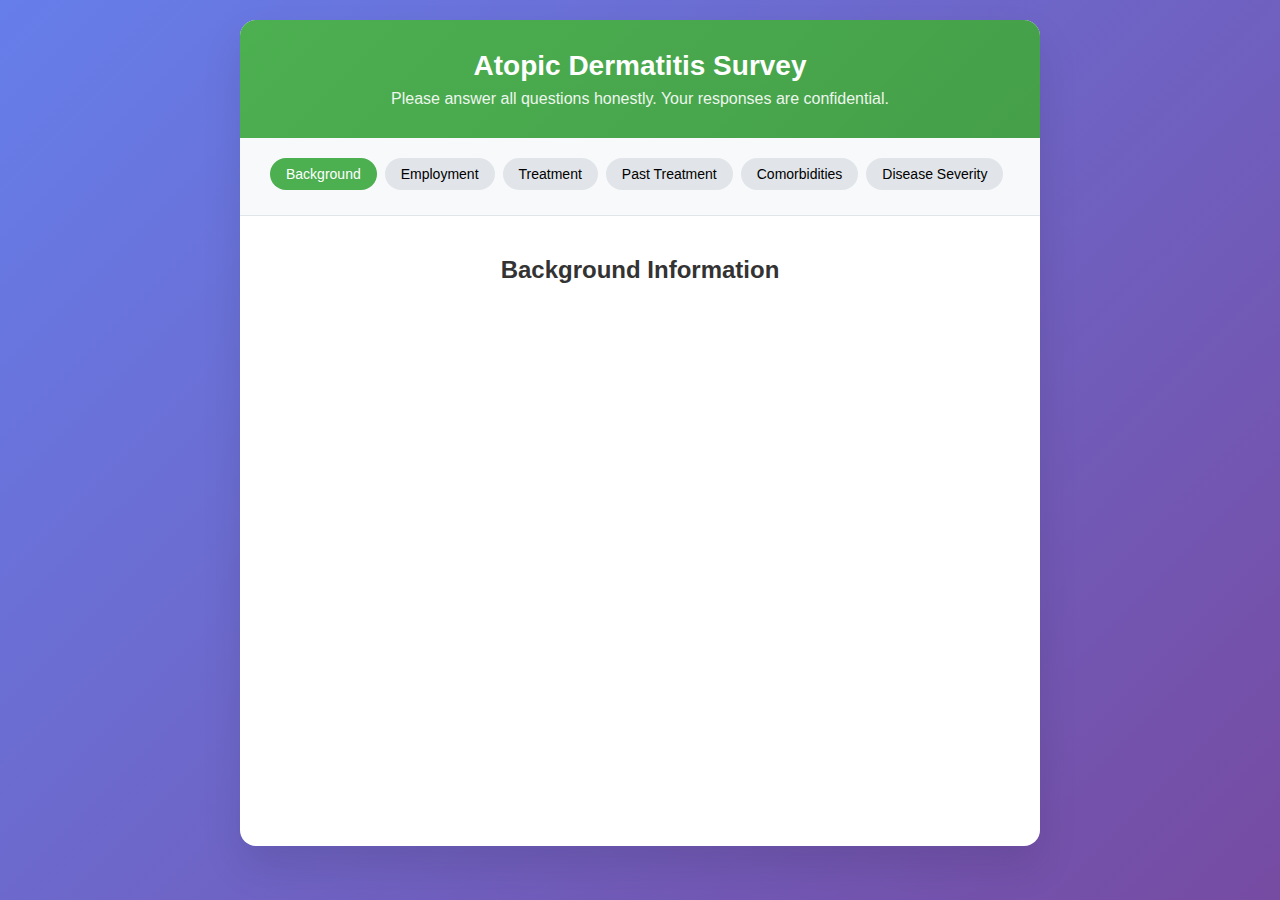
<file: index.html>
<!DOCTYPE html>
<html lang="en">
<head>
    <meta charset="UTF-8">
    <meta name="viewport" content="width=device-width, initial-scale=1.0">
    <title>Atopic Dermatitis Survey</title>
    <style>
        * {
            margin: 0;
            padding: 0;
            box-sizing: border-box;
        }
        
        body {
            font-family: -apple-system, BlinkMacSystemFont, 'Segoe UI', Roboto, Oxygen, Ubuntu, Cantarell, sans-serif;
            background: linear-gradient(135deg, #667eea 0%, #764ba2 100%);
            min-height: 100vh;
            padding: 20px;
        }
        
        .survey-container {
            max-width: 800px;
            margin: 0 auto;
            background: white;
            border-radius: 16px;
            box-shadow: 0 20px 40px rgba(0,0,0,0.1);
            overflow: hidden;
        }
        
        .survey-header {
            background: linear-gradient(135deg, #4CAF50 0%, #45a049 100%);
            color: white;
            padding: 30px;
            text-align: center;
        }
        
        .survey-header h1 {
            font-size: 28px;
            margin-bottom: 8px;
            font-weight: 600;
        }
        
        .survey-header p {
            opacity: 0.9;
            font-size: 16px;
        }
        
        .section-nav {
            background: #f8f9fa;
            padding: 20px 30px;
            border-bottom: 1px solid #e1e5e9;
        }
        
        .section-tabs {
            display: flex;
            gap: 8px;
            overflow-x: auto;
            padding-bottom: 5px;
        }
        
        .section-tab {
            padding: 8px 16px;
            background: #e1e5e9;
            border-radius: 20px;
            font-size: 14px;
            white-space: nowrap;
            cursor: pointer;
            transition: all 0.3s ease;
        }
        
        .section-tab.active {
            background: #4CAF50;
            color: white;
        }
        
        .section-tab.completed {
            background: #2196F3;
            color: white;
        }
        
        .survey-form {
            padding: 40px;
            max-height: 70vh;
            overflow-y: auto;
        }
        
        .section {
            display: none;
        }
        
        .section.active {
            display: block;
        }
        
        .section-title {
            font-size: 24px;
            font-weight: 600;
            color: #333;
            margin-bottom: 30px;
            text-align: center;
        }
        
        .question-group {
            margin-bottom: 32px;
            opacity: 0;
            transform: translateY(20px);
            animation: fadeInUp 0.6s ease forwards;
        }
        
        .question-group.hidden {
            display: none;
        }
        
        .question-label {
            display: block;
            font-size: 16px;
            font-weight: 600;
            color: #333;
            margin-bottom: 12px;
            line-height: 1.4;
        }
        
        .required {
            color: #e74c3c;
        }
        
        .form-input {
            width: 100%;
            padding: 14px 16px;
            border: 2px solid #e1e5e9;
            border-radius: 8px;
            font-size: 16px;
            transition: all 0.3s ease;
            background: #fafbfc;
        }
        
        .form-input:focus {
            outline: none;
            border-color: #4CAF50;
            background: white;
            box-shadow: 0 0 0 3px rgba(76, 175, 80, 0.1);
        }
        
        .age-input-group, .slider-input-group {
            display: flex;
            gap: 16px;
            align-items: center;
        }
        
        .age-slider, .slider-input {
            flex: 1;
            height: 8px;
            border-radius: 4px;
            background: #e1e5e9;
            outline: none;
            -webkit-appearance: none;
        }
        
        .age-slider::-webkit-slider-thumb, .slider-input::-webkit-slider-thumb {
            -webkit-appearance: none;
            appearance: none;
            width: 20px;
            height: 20px;
            border-radius: 50%;
            background: #4CAF50;
            cursor: pointer;
        }
        
        .age-number, .slider-number {
            width: 100px;
            text-align: center;
        }
        
        .radio-group, .checkbox-group {
            display: flex;
            flex-direction: column;
            gap: 12px;
        }
        
        .radio-option, .checkbox-option {
            display: flex;
            align-items: center;
            padding: 12px 16px;
            background: #f8f9fa;
            border: 2px solid #e1e5e9;
            border-radius: 8px;
            cursor: pointer;
            transition: all 0.3s ease;
        }
        
        .radio-option:hover, .checkbox-option:hover {
            background: #e8f5e8;
            border-color: #4CAF50;
        }
        
        .radio-option.selected, .checkbox-option.selected {
            background: #e8f5e8;
            border-color: #4CAF50;
        }
        
        .radio-option input, .checkbox-option input {
            margin-right: 12px;
            transform: scale(1.2);
        }
        
        .radio-option label, .checkbox-option label {
            flex: 1;
            cursor: pointer;
            font-size: 16px;
            color: #333;
        }
        
        .select-wrapper {
            position: relative;
        }
        
        .form-select {
            width: 100%;
            padding: 14px 16px;
            border: 2px solid #e1e5e9;
            border-radius: 8px;
            font-size: 16px;
            background: #fafbfc;
            cursor: pointer;
            transition: all 0.3s ease;
            appearance: none;
            background-image: url("data:image/svg+xml,%3csvg xmlns='http://www.w3.org/2000/svg' fill='none' viewBox='0 0 20 20'%3e%3cpath stroke='%236b7280' stroke-linecap='round' stroke-linejoin='round' stroke-width='1.5' d='M6 8l4 4 4-4'/%3e%3c/svg%3e");
            background-position: right 12px center;
            background-repeat: no-repeat;
            background-size: 16px;
            padding-right: 40px;
        }
        
        .form-select:focus {
            outline: none;
            border-color: #4CAF50;
            background-color: white;
            box-shadow: 0 0 0 3px rgba(76, 175, 80, 0.1);
        }
        
        .scale-group {
            display: flex;
            justify-content: space-between;
            align-items: center;
            gap: 8px;
            margin-top: 8px;
            flex-wrap: wrap;
        }
        
        .scale-option {
            display: flex;
            flex-direction: column;
            align-items: center;
            cursor: pointer;
            padding: 8px;
            border-radius: 8px;
            transition: all 0.3s ease;
            min-width: 35px;
            flex: 1;
        }
        
        .scale-option:hover {
            background: #e8f5e8;
        }
        
        .scale-option.selected {
            background: #4CAF50;
            color: white;
        }
        
        .scale-option input {
            margin-bottom: 4px;
        }
        
        .scale-option label {
            font-size: 12px;
            text-align: center;
            cursor: pointer;
        }
        
        .nav-buttons {
            display: flex;
            justify-content: space-between;
            margin-top: 40px;
            gap: 16px;
        }
        
        .nav-btn {
            padding: 14px 28px;
            border: none;
            border-radius: 8px;
            font-size: 16px;
            font-weight: 600;
            cursor: pointer;
            transition: all 0.3s ease;
        }
        
        .prev-btn {
            background: #f8f9fa;
            color: #666;
            border: 2px solid #e1e5e9;
        }
        
        .prev-btn:hover {
            background: #e9ecef;
        }
        
        .next-btn, .submit-btn {
            background: linear-gradient(135deg, #4CAF50 0%, #45a049 100%);
            color: white;
            flex: 1;
        }
        
        .next-btn:hover, .submit-btn:hover {
            transform: translateY(-2px);
            box-shadow: 0 10px 20px rgba(76, 175, 80, 0.3);
        }
        
        .next-btn:disabled, .submit-btn:disabled {
            background: #ccc;
            cursor: not-allowed;
            transform: none;
            box-shadow: none;
        }
        
        .error-message {
            background: #fff3cd;
            border: 1px solid #ffeaa7;
            color: #856404;
            padding: 16px;
            border-radius: 8px;
            margin-bottom: 20px;
            text-align: center;
        }
        
        .stop-message {
            background: #f8d7da;
            border: 1px solid #f5c6cb;
            color: #721c24;
            padding: 24px;
            border-radius: 8px;
            text-align: center;
            font-size: 18px;
        }
        
        @keyframes fadeInUp {
            to {
                opacity: 1;
                transform: translateY(0);
            }
        }
        
        /* Modal styles */
        .modal {
            display: none;
            position: fixed;
            z-index: 1000;
            left: 0;
            top: 0;
            width: 100%;
            height: 100%;
            background-color: rgba(0,0,0,0.5);
            backdrop-filter: blur(4px);
        }
        
        .modal-content {
            background-color: white;
            margin: 50% auto;
            padding: 30px;
            border-radius: 16px;
            width: 90%;
            max-width: 400px;
            text-align: center;
            position: relative;
            top: -25%;
            box-shadow: 0 20px 40px rgba(0,0,0,0.2);
        }
        
        .modal h2 {
            color: #4CAF50;
            margin-bottom: 16px;
            font-size: 24px;
        }
        
        .time-display {
            font-size: 36px;
            font-weight: bold;
            color: #333;
            margin: 20px 0;
            font-family: 'Courier New', monospace;
        }
        
        .modal-btn {
            background: #4CAF50;
            color: white;
            border: none;
            padding: 12px 24px;
            border-radius: 8px;
            cursor: pointer;
            font-size: 16px;
            margin-top: 16px;
        }
        
        @media (max-width: 768px) {
            .survey-form {
                padding: 24px;
            }
            
            .survey-header {
                padding: 24px;
            }
            
            .section-nav {
                padding: 16px 24px;
            }
            
            .section-tabs {
                gap: 4px;
            }
            
            .section-tab {
                padding: 6px 12px;
                font-size: 12px;
            }
            
            .age-input-group, .slider-input-group {
                flex-direction: column;
                gap: 12px;
            }
            
            .age-number, .slider-number {
                width: 100%;
            }
            
            .scale-group {
                gap: 4px;
            }
            
            .scale-option {
                min-width: 30px;
                padding: 6px;
            }
            
            .nav-buttons {
                flex-direction: column;
            }
        }
    </style>
</head>
<body>
    <div class="survey-container">
        <div class="survey-header">
            <h1>Atopic Dermatitis Survey</h1>
            <p>Please answer all questions honestly. Your responses are confidential.</p>
        </div>
        
        <div class="section-nav">
            <div class="section-tabs">
                <div class="section-tab active" data-section="background">Background</div>
                <div class="section-tab" data-section="employment">Employment</div>
                <div class="section-tab" data-section="treatment">Treatment</div>
                <div class="section-tab" data-section="past-treatment">Past Treatment</div>
                <div class="section-tab" data-section="comorbidities">Comorbidities</div>
                <div class="section-tab" data-section="disease-severity">Disease Severity</div>
                <div class="section-tab" data-section="dlqi">DLQI</div>
                <div class="section-tab" data-section="who5">WHO-5</div>
                <div class="section-tab" data-section="poem">POEM</div>
                <div class="section-tab" data-section="hads">HADS</div>
                <div class="section-tab" data-section="wpai">WPAI</div>
            </div>
        </div>
        
        <form class="survey-form" id="surveyForm" novalidate>
            <!-- Background Section -->
            <div class="section active" id="background">
                <h2 class="section-title">Background Information</h2>
                
                <div class="question-group">
                    <label class="question-label">
                        Have you ever been diagnosed with atopic dermatitis by a physician? <span class="required">*</span>
                    </label>
                    <div class="radio-group">
                        <div class="radio-option">
                            <input type="radio" name="ad_diagnosis" value="yes" id="ad_yes" required>
                            <label for="ad_yes">Yes</label>
                        </div>
                        <div class="radio-option">
                            <input type="radio" name="ad_diagnosis" value="no" id="ad_no" required>
                            <label for="ad_no">No</label>
                        </div>
                    </div>
                </div>
                
                <div class="question-group">
                    <label class="question-label">
                        When did you first experience atopic dermatitis symptoms? <span class="required">*</span>
                    </label>
                    <div class="select-wrapper">
                        <select name="ad_onset" class="form-select" required>
                            <option value="">Select age range</option>
                            <option value="primary_school">Before or during primary school (≤12 y)</option>
                            <option value="lower_secondary">During lower secondary school (13–15 y)</option>
                            <option value="upper_secondary">During upper secondary school (16–19 y)</option>
                            <option value="20_29">20–29 y</option>
                            <option value="30_39">30–39 y</option>
                            <option value="40_49">40–49 y</option>
                            <option value="50_59">50–59 y</option>
                            <option value="60_69">60–69 y</option>
                            <option value="70_79">70–79 y</option>
                            <option value="80_85">80–85 y</option>
                            <option value="over_85">>85 y</option>
                        </select>
                    </div>
                </div>
                
                <div class="question-group">
                    <label class="question-label">
                        Age <span class="required">*</span>
                    </label>
                    <div class="age-input-group">
                        <input type="range" name="age_slider" class="age-slider" min="18" max="120" value="30" id="ageSlider">
                        <input type="number" name="age" class="form-input age-number" min="18" max="120" value="30" id="ageNumber" required>
                    </div>
                    <div id="ageError" class="error-message" style="display: none;">
                        Participation is for adults younger than 120 years (18-119 years old).
                    </div>
                </div>
                
                <div class="question-group">
                    <label class="question-label">
                        Location (kommune) <span class="required">*</span>
                    </label>
                    <div class="select-wrapper">
                        <select name="location" class="form-select" required>
                            <option value="">Select kommune</option>
                            <option value="oslo">Oslo</option>
                            <option value="bergen">Bergen</option>
                            <option value="trondheim">Trondheim</option>
                            <option value="stavanger">Stavanger</option>
                            <option value="other">Other</option>
                        </select>
                    </div>
                </div>
                
                <div class="question-group">
                    <label class="question-label">
                        Gender <span class="required">*</span>
                    </label>
                    <div class="radio-group">
                        <div class="radio-option">
                            <input type="radio" name="gender" value="male" id="gender_male" required>
                            <label for="gender_male">Male</label>
                        </div>
                        <div class="radio-option">
                            <input type="radio" name="gender" value="female" id="gender_female" required>
                            <label for="gender_female">Female</label>
                        </div>
                        <div class="radio-option">
                            <input type="radio" name="gender" value="non_binary" id="gender_nb" required>
                            <label for="gender_nb">Non-binary</label>
                        </div>
                    </div>
                </div>
                
                <div class="question-group hidden" id="pregnancyQuestion">
                    <label class="question-label">
                        Are you currently pregnant or lactating? <span class="required">*</span>
                    </label>
                    <div class="radio-group">
                        <div class="radio-option">
                            <input type="radio" name="pregnant_lactating" value="yes" id="preg_yes"> 
                            <label for="preg_yes">Yes</label>
                        </div>
                        <div class="radio-option">
                            <input type="radio" name="pregnant_lactating" value="no" id="preg_no"> 
                            <label for="preg_no">No</label>
                        </div>
                    </div>
                </div>
                
                <div id="pregnancyStop" class="stop-message" style="display: none;">
                    <h3>Thank you for your interest</h3>
                    <p>This survey does not include pregnant or lactating women. Thank you for your time.</p>
                </div>
                
                <div class="question-group">
                    <label class="question-label">
                        Smoking <span class="required">*</span>
                    </label>
                    <div class="radio-group">
                        <div class="radio-option">
                            <input type="radio" name="smoking" value="yes" id="smoke_yes" required>
                            <label for="smoke_yes">Yes</label>
                        </div>
                        <div class="radio-option">
                            <input type="radio" name="smoking" value="no" id="smoke_no" required>
                            <label for="smoke_no">No</label>
                        </div>
                    </div>
                </div>
                
                <div class="question-group">
                    <label class="question-label">
                        Weight (kg) <span class="required">*</span>
                    </label>
                    <div class="slider-input-group">
                        <input type="range" name="weight_slider" class="slider-input" min="30" max="200" value="70" id="weightSlider">
                        <input type="number" name="weight" class="form-input slider-number" min="30" max="200" step="0.1" value="70" id="weightNumber" required>
                    </div>
                </div>
                
                <div class="question-group">
                    <label class="question-label">
                        Height (cm) <span class="required">*</span>
                    </label>
                    <div class="slider-input-group">
                        <input type="range" name="height_slider" class="slider-input" min="100" max="220" value="170" id="heightSlider">
                        <input type="number" name="height" class="form-input slider-number" min="100" max="220" step="0.1" value="170" id="heightNumber" required>
                    </div>
                </div>
            </div>
            
            <!-- Employment Section -->
            <div class="section" id="employment">
                <h2 class="section-title">Employment Information</h2>
                
                <div class="question-group">
                    <label class="question-label">
                        Which of the following best describes your current work situation? <span class="required">*</span>
                    </label>
                    <div class="radio-group">
                        <div class="radio-option">
                            <input type="radio" name="work_situation" value="full_time" id="work_full" required>
                            <label for="work_full">Working full-time (100%)</label>
                        </div>
                        <div class="radio-option">
                            <input type="radio" name="work_situation" value="part_time" id="work_part" required>
                            <label for="work_part">Working part-time (<100%)</label>
                        </div>
                        <div class="radio-option">
                            <input type="radio" name="work_situation" value="full_disability" id="work_disability_full" required>
                            <label for="work_disability_full">Full disability pension (100%)</label>
                        </div>
                        <div class="radio-option">
                            <input type="radio" name="work_situation" value="partial_disability" id="work_disability_partial" required>
                            <label for="work_disability_partial">Partial disability pension (50–95%)</label>
                        </div>
                        <div class="radio-option">
                            <input type="radio" name="work_situation" value="not_working" id="work_not" required>
                            <label for="work_not">Not working – other reason</label>
                        </div>
                    </div>
                </div>
                
                <div class="question-group hidden" id="partTimeQuestion">
                    <label class="question-label">
                        If working part-time, what percentage of a full-time position do you usually work? <span class="required">*</span>
                    </label>
                    <div class="slider-input-group">
                        <input type="range" name="part_time_slider" class="slider-input" min="1" max="99" value="50" id="partTimeSlider">
                        <input type="number" name="part_time_percentage" class="form-input slider-number" min="1" max="99" value="50" id="partTimeNumber"> 
                    </div>
                </div>
                
                <div class="question-group hidden" id="disabilityPercentageQuestion">
                    <label class="question-label">
                        If on partial disability pension, what percentage disability has been approved? <span class="required">*</span>
                    </label>
                    <div class="select-wrapper">
                        <select name="disability_percentage" class="form-select"> 
                            <option value="">Select percentage</option>
                            <option value="50">50%</option>
                            <option value="55">55%</option>
                            <option value="60">60%</option>
                            <option value="65">65%</option>
                            <option value="70">70%</option>
                            <option value="75">75%</option>
                            <option value="80">80%</option>
                            <option value="85">85%</option>
                            <option value="90">90%</option>
                            <option value="95">95%</option>
                        </select>
                    </div>
                </div>
                
                <div class="question-group hidden" id="disabilityReasonQuestion">
                    <label class="question-label">
                        If you receive a disability pension (full or partial), what is the main reason? <span class="required">*</span>
                    </label>
                    <div class="radio-group">
                        <div class="radio-option">
                            <input type="radio" name="disability_reason" value="atopic_dermatitis" id="disability_ad"> 
                            <label for="disability_ad">Atopic dermatitis</label>
                        </div>
                        <div class="radio-option">
                            <input type="radio" name="disability_reason" value="other" id="disability_other"> 
                            <label for="disability_other">Other reason</label>
                        </div>
                    </div>
                </div>
                
                <div class="question-group hidden" id="notWorkingReasonQuestion">
                    <label class="question-label">
                        If you are not working for another reason, please indicate which best applies: <span class="required">*</span>
                    </label>
                    <div class="radio-group">
                        <div class="radio-option">
                            <input type="radio" name="not_working_reason" value="pensioner" id="not_work_pensioner"> 
                            <label for="not_work_pensioner">Pensioner</label>
                        </div>
                        <div class="radio-option">
                            <input type="radio" name="not_working_reason" value="student" id="not_work_student">
                            <label for="not_work_student">Student / pupil</label>
                        </div>
                        <div class="radio-option">
                            <input type="radio" name="not_working_reason" value="military" id="not_work_military">
                            <label for="not_work_military">Military service</label>
                        </div>
                        <div class="radio-option">
                            <input type="radio" name="not_working_reason" value="assessment" id="not_work_assessment">
                            <label for="not_work_assessment">Work assessment allowance</label>
                        </div>
                        <div class="radio-option">
                            <input type="radio" name="not_working_reason" value="job_seeker" id="not_work_seeker">
                            <label for="not_work_seeker">Job seeker</label>
                        </div>
                        <div class="radio-option">
                            <input type="radio" name="not_working_reason" value="parental" id="not_work_parental">
                            <label for="not_work_parental">Parental leave</label>
                        </div>
                        <div class="radio-option">
                            <input type="radio" name="not_working_reason" value="home_duties" id="not_work_home">
                            <label for="not_work_home">Home duties</label>
                        </div>
                        <div class="radio-option">
                            <input type="radio" name="not_working_reason" value="other" id="not_work_other">
                            <label for="not_work_other">Other</label>
                        </div>
                    </div>
                </div>
                
                <div class="question-group">
                    <label class="question-label">
                        Household income <span class="required">*</span>
                    </label>
                    <div class="select-wrapper">
                        <select name="household_income" class="form-select" required>
                            <option value="">Select income range</option>
                            <option value="under_400k">< 400 000 NOK</option>
                            <option value="400_599k">400 000 – 599 999 NOK</option>
                            <option value="600_799k">600 000 – 799 999 NOK</option>
                            <option value="800_1099k">800 000 – 1 099 999 NOK</option>
                            <option value="1100_1499k">1 100 000 – 1 499 999 NOK</option>
                            <option value="1500k_plus">≥ 1 500 000 NOK</option>
                        </select>
                    </div>
                </div>
            </div>
            
            <!-- Treatment Section -->
            <div class="section" id="treatment">
                <h2 class="section-title">Current Treatment Information</h2>
                
                <div class="question-group">
                    <label class="question-label">
                        Have you been to or been referred to a dermatologist for your atopic dermatitis? <span class="required">*</span>
                    </label>
                    <div class="radio-group">
                        <div class="radio-option">
                            <input type="radio" name="dermatologist" value="yes" id="derm_yes" required>
                            <label for="derm_yes">Yes</label>
                        </div>
                        <div class="radio-option">
                            <input type="radio" name="dermatologist" value="no" id="derm_no" required>
                            <label for="derm_no">No</label>
                        </div>
                    </div>
                </div>
                
                <div class="question-group">
                    <label class="question-label">
                        Have you ever received treatment for AD? <span class="required">*</span>
                    </label>
                    <div class="radio-group">
                        <div class="radio-option">
                            <input type="radio" name="ever_treated" value="yes" id="treated_yes" required>
                            <label for="treated_yes">Yes</label>
                        </div>
                        <div class="radio-option">
                            <input type="radio" name="ever_treated" value="no" id="treated_no" required>
                            <label for="treated_no">No</label>
                        </div>
                    </div>
                </div>
                
                <div id="treatmentQuestions" style="display: none;">
                    <div class="question-group">
                        <label class="question-label">
                            When did you first receive treatment for AD? <span class="required">*</span>
                        </label>
                        <div class="select-wrapper">
                            <select name="first_treatment" class="form-select"> 
                                <option value="">Select age range</option>
                                <option value="primary_school">Before or during primary school (≤12 y)</option>
                                <option value="lower_secondary">During lower secondary school (13–15 y)</option>
                                <option value="upper_secondary">During upper secondary school (16–19 y)</option>
                                <option value="20_29">20–29 y</option>
                                <option value="30_39">30–39 y</option>
                                <option value="40_49">40–49 y</option>
                                <option value="50_59">50–59 y</option>
                                <option value="60_69">60–69 y</option>
                                <option value="70_79">70–79 y</option>
                                <option value="80_85">80–85 y</option>
                                <option value="over_85">>85 y</option>
                            </select>
                        </div>
                    </div>
                    
                    <div class="question-group">
                        <label class="question-label">
                            Are you currently taking oral medication for atopic dermatitis? <span class="required">*</span>
                        </label>
                        <div class="radio-group">
                            <div class="radio-option">
                                <input type="radio" name="current_oral" value="yes" id="oral_current_yes"> 
                                <label for="oral_current_yes">Yes</label>
                            </div>
                            <div class="radio-option">
                                <input type="radio" name="current_oral" value="no" id="oral_current_no"> 
                                <label for="oral_current_no">No</label>
                            </div>
                        </div>
                    </div>
                    
                    <div class="question-group hidden" id="currentOralMedsQuestion">
                        <label class="question-label">
                            Which oral medication(s) are you currently taking? (Select all that apply)
                        </label>
                        <div class="checkbox-group">
                            <div class="checkbox-option">
                                <input type="checkbox" name="current_oral_meds" value="methotrexate" id="oral_methotrexate">
                                <label for="oral_methotrexate">Methotrexate</label>
                            </div>
                            <div class="checkbox-option">
                                <input type="checkbox" name="current_oral_meds" value="cyclosporine" id="oral_cyclosporine">
                                <label for="oral_cyclosporine">Cyclosporine (Sandimmun)</label>
                            </div>
                            <div class="checkbox-option">
                                <input type="checkbox" name="current_oral_meds" value="azathioprine" id="oral_azathioprine">
                                <label for="oral_azathioprine">Azathioprine (Imurel)</label>
                            </div>
                            <div class="checkbox-option">
                                <input type="checkbox" name="current_oral_meds" value="baricitinib" id="oral_baricitinib">
                                <label for="oral_baricitinib">Baricitinib (Olumiant)</label>
                            </div>
                            <div class="checkbox-option">
                                <input type="checkbox" name="current_oral_meds" value="abrocitinib" id="oral_abrocitinib">
                                <label for="oral_abrocitinib">Abrocitinib (Cibinqo)</label>
                            </div>
                            <div class="checkbox-option">
                                <input type="checkbox" name="current_oral_meds" value="upadacitinib" id="oral_upadacitinib">
                                <label for="oral_upadacitinib">Upadacitinib (Rinvoq)</label>
                            </div>
                            <div class="checkbox-option">
                                <input type="checkbox" name="current_oral_meds" value="prednisolone" id="oral_prednisolone">
                                <label for="oral_prednisolone">Prednisolone</label>
                            </div>
                            <div class="checkbox-option">
                                <input type="checkbox" name="current_oral_meds" value="other_oral" id="oral_other">
                                <label for="oral_other">Other oral medication</label>
                            </div>
                        </div>
                    </div>
                    
                    <div class="question-group">
                        <label class="question-label">
                            Are you currently receiving injectable treatment for atopic dermatitis? <span class="required">*</span>
                        </label>
                        <div class="radio-group">
                            <div class="radio-option">
                                <input type="radio" name="current_injectable" value="yes" id="injectable_current_yes"> 
                                <label for="injectable_current_yes">Yes</label>
                            </div>
                            <div class="radio-option">
                                <input type="radio" name="current_injectable" value="no" id="injectable_current_no"> 
                                <label for="injectable_current_no">No</label>
                            </div>
                        </div>
                    </div>
                    
                    <div class="question-group hidden" id="currentInjectableMedsQuestion">
                        <label class="question-label">
                            Which injectable treatment(s) are you currently receiving? (Select all that apply)
                        </label>
                        <div class="checkbox-group">
                            <div class="checkbox-option">
                                <input type="checkbox" name="current_injectable_meds" value="methotrexate_injection" id="inject_methotrexate">
                                <label for="inject_methotrexate">Methotrexate autoinjector (Metex / Methofill / Nordimet)</label>
                            </div>
                            <div class="checkbox-option">
                                <input type="checkbox" name="current_injectable_meds" value="lebrikizumab" id="inject_lebrikizumab">
                                <label for="inject_lebrikizumab">Lebrikizumab (Ebglyss)</label>
                            </div>
                            <div class="checkbox-option">
                                <input type="checkbox" name="current_injectable_meds" value="dupilumab" id="inject_dupilumab">
                                <label for="inject_dupilumab">Dupilumab (Dupixent)</label>
                            </div>
                            <div class="checkbox-option">
                                <input type="checkbox" name="current_injectable_meds" value="other_injectable" id="inject_other">
                                <label for="inject_other">Other injectable</label>
                            </div>
                        </div>
                    </div>
                    
                    <div class="question-group">
                        <label class="question-label">
                            Are you currently using topical therapy (creams, ointments, lotions) for atopic dermatitis? <span class="required">*</span>
                        </label>
                        <div class="radio-group">
                            <div class="radio-option">
                                <input type="radio" name="current_topical" value="yes" id="topical_current_yes"> 
                                <label for="topical_current_yes">Yes</label>
                            </div>
                            <div class="radio-option">
                                <input type="radio" name="current_topical" value="no" id="topical_current_no"> 
                                <label for="topical_current_no">No</label>
                            </div>
                        </div>
                    </div>
                    
                    <div class="question-group hidden" id="currentTopicalMedsQuestion">
                        <label class="question-label">
                            Which topical therapy are you currently using? (Select all that apply)
                        </label>
                        <div class="checkbox-group">
                            <div class="checkbox-option">
                                <input type="checkbox" name="current_topical_meds" value="corticosteroid" id="topical_corticosteroid">
                                <label for="topical_corticosteroid">Topical corticosteroid</label>
                            </div>
                            <div class="checkbox-option">
                                <input type="checkbox" name="current_topical_meds" value="other_topical" id="topical_other">
                                <label for="topical_other">Other topical therapy</label>
                            </div>
                        </div>
                    </div>

                    <div class="question-group">
                        <label class="question-label">
                            Are you currently receiving phototherapy for atopic dermatitis? <span class="required">*</span>
                        </label>
                        <div class="radio-group">
                            <div class="radio-option">
                                <input type="radio" name="current_phototherapy" value="yes" id="photo_current_yes"> 
                                <label for="photo_current_yes">Yes</label>
                            </div>
                            <div class="radio-option">
                                <input type="radio" name="current_phototherapy" value="no" id="photo_current_no"> 
                                <label for="photo_current_no">No</label>
                            </div>
                        </div>
                    </div>

                    <div class="question-group">
                        <label class="question-label">
                            Are you using any other form of treatment (e.g., complementary or alternative remedies)? <span class="required">*</span>
                        </label>
                        <div class="radio-group">
                            <div class="radio-option">
                                <input type="radio" name="current_alternative" value="yes" id="alt_current_yes"> 
                                <label for="alt_current_yes">Yes</label>
                            </div>
                            <div class="radio-option">
                                <input type="radio" name="current_alternative" value="no" id="alt_current_no"> 
                                <label for="alt_current_no">No</label>
                            </div>
                        </div>
                    </div>
                    
                    <div class="question-group" id="currentNoTreatmentAnyQuestionGroup">
                        <label class="question-label">
                            Are you currently not receiving any treatment for atopic dermatitis? <span class="required">*</span>
                        </label>
                        <div class="radio-group">
                            <div class="radio-option">
                                <input type="radio" name="current_no_treatment_any" value="yes" id="no_treatment_current_yes"> 
                                <label for="no_treatment_current_yes">Yes</label>
                            </div>
                            <div class="radio-option">
                                <input type="radio" name="current_no_treatment_any" value="no" id="no_treatment_current_no"> 
                                <label for="no_treatment_current_no">No</label>
                            </div>
                        </div>
                    </div>

                    <div class="question-group">
                        <label class="question-label">
                            Are you satisfied with current treatment? (0-10 scale, where 0 = not satisfied at all, 10 = completely satisfied) <span class="required">*</span>
                        </label>
                        <div class="scale-group">
                            <div class="scale-option">
                                <input type="radio" name="treatment_satisfaction" value="0" id="satisfaction_0"> 
                                <label for="satisfaction_0">0</label>
                            </div>
                            <div class="scale-option">
                                <input type="radio" name="treatment_satisfaction" value="1" id="satisfaction_1">
                                <label for="satisfaction_1">1</label>
                            </div>
                            <div class="scale-option">
                                <input type="radio" name="treatment_satisfaction" value="2" id="satisfaction_2">
                                <label for="satisfaction_2">2</label>
                            </div>
                            <div class="scale-option">
                                <input type="radio" name="treatment_satisfaction" value="3" id="satisfaction_3">
                                <label for="satisfaction_3">3</label>
                            </div>
                            <div class="scale-option">
                                <input type="radio" name="treatment_satisfaction" value="4" id="satisfaction_4">
                                <label for="satisfaction_4">4</label>
                            </div>
                            <div class="scale-option">
                                <input type="radio" name="treatment_satisfaction" value="5" id="satisfaction_5">
                                <label for="satisfaction_5">5</label>
                            </div>
                            <div class="scale-option">
                                <input type="radio" name="treatment_satisfaction" value="6" id="satisfaction_6">
                                <label for="satisfaction_6">6</label>
                            </div>
                            <div class="scale-option">
                                <input type="radio" name="treatment_satisfaction" value="7" id="satisfaction_7">
                                <label for="satisfaction_7">7</label>
                            </div>
                            <div class="scale-option">
                                <input type="radio" name="treatment_satisfaction" value="8" id="satisfaction_8">
                                <label for="satisfaction_8">8</label>
                            </div>
                            <div class="scale-option">
                                <input type="radio" name="treatment_satisfaction" value="9" id="satisfaction_9">
                                <label for="satisfaction_9">9</label>
                            </div>
                            <div class="scale-option">
                                <input type="radio" name="treatment_satisfaction" value="10" id="satisfaction_10">
                                <label for="satisfaction_10">10</label>
                            </div>
                        </div>
                    </div>
                </div>
            </div>

            <!-- Past Treatment Section -->
            <div class="section" id="past-treatment">
                <h2 class="section-title">Past Treatment Information</h2>
                <p style="margin-bottom: 30px; text-align: center; color: #666;">Please tell us about AD treatments you have used in the past but are no longer using.</p>

                <div class="question-group">
                    <label class="question-label">
                        Have you previously taken oral medications for AD that you are no longer taking? <span class="required">*</span>
                    </label>
                    <div class="radio-group">
                        <div class="radio-option">
                            <input type="radio" name="past_oral_received" value="yes" id="past_oral_yes" required>
                            <label for="past_oral_yes">Yes</label>
                        </div>
                        <div class="radio-option">
                            <input type="radio" name="past_oral_received" value="no" id="past_oral_no" required>
                            <label for="past_oral_no">No</label>
                        </div>
                    </div>
                </div>
                <div class="question-group hidden" id="pastOralMedsQuestion">
                    <label class="question-label">
                        Which past oral medication(s) for AD have you taken? (Select all that apply)
                    </label>
                    <div class="checkbox-group">
                        <div class="checkbox-option">
                            <input type="checkbox" name="past_oral_meds" value="methotrexate" id="past_oral_methotrexate">
                            <label for="past_oral_methotrexate">Methotrexate</label>
                        </div>
                        <div class="checkbox-option">
                            <input type="checkbox" name="past_oral_meds" value="cyclosporine" id="past_oral_cyclosporine">
                            <label for="past_oral_cyclosporine">Cyclosporine (Sandimmun)</label>
                        </div>
                        <div class="checkbox-option">
                            <input type="checkbox" name="past_oral_meds" value="azathioprine" id="past_oral_azathioprine">
                            <label for="past_oral_azathioprine">Azathioprine (Imurel)</label>
                        </div>
                        <div class="checkbox-option">
                            <input type="checkbox" name="past_oral_meds" value="baricitinib" id="past_oral_baricitinib">
                            <label for="past_oral_baricitinib">Baricitinib (Olumiant)</label>
                        </div>
                        <div class="checkbox-option">
                            <input type="checkbox" name="past_oral_meds" value="abrocitinib" id="past_oral_abrocitinib">
                            <label for="past_oral_abrocitinib">Abrocitinib (Cibinqo)</label>
                        </div>
                        <div class="checkbox-option">
                            <input type="checkbox" name="past_oral_meds" value="upadacitinib" id="past_oral_upadacitinib">
                            <label for="past_oral_upadacitinib">Upadacitinib (Rinvoq)</label>
                        </div>
                        <div class="checkbox-option">
                            <input type="checkbox" name="past_oral_meds" value="prednisolone" id="past_oral_prednisolone">
                            <label for="past_oral_prednisolone">Prednisolone</label>
                        </div>
                        <div class="checkbox-option">
                            <input type="checkbox" name="past_oral_meds" value="other_oral" id="past_oral_other">
                            <label for="past_oral_other">Other oral medication</label>
                        </div>
                    </div>
                </div>

                <div class="question-group">
                    <label class="question-label">
                        Have you previously received injectable treatments for AD that you are no longer receiving? <span class="required">*</span>
                    </label>
                    <div class="radio-group">
                        <div class="radio-option">
                            <input type="radio" name="past_injectable_received" value="yes" id="past_injectable_yes" required>
                            <label for="past_injectable_yes">Yes</label>
                        </div>
                        <div class="radio-option">
                            <input type="radio" name="past_injectable_received" value="no" id="past_injectable_no" required>
                            <label for="past_injectable_no">No</label>
                        </div>
                    </div>
                </div>
                <div class="question-group hidden" id="pastInjectableMedsQuestion">
                    <label class="question-label">
                        Which past injectable treatment(s) for AD have you received? (Select all that apply)
                    </label>
                    <div class="checkbox-group">
                        <div class="checkbox-option">
                            <input type="checkbox" name="past_injectable_meds" value="methotrexate_injection" id="past_inject_methotrexate">
                            <label for="past_inject_methotrexate">Methotrexate autoinjector (Metex / Methofill / Nordimet)</label>
                        </div>
                        <div class="checkbox-option">
                            <input type="checkbox" name="past_injectable_meds" value="lebrikizumab" id="past_inject_lebrikizumab">
                            <label for="past_inject_lebrikizumab">Lebrikizumab (Ebglyss)</label>
                        </div>
                        <div class="checkbox-option">
                            <input type="checkbox" name="past_injectable_meds" value="dupilumab" id="past_inject_dupilumab">
                            <label for="past_inject_dupilumab">Dupilumab (Dupixent)</label>
                        </div>
                        <div class="checkbox-option">
                            <input type="checkbox" name="past_injectable_meds" value="other_injectable" id="past_inject_other">
                            <label for="past_inject_other">Other injectable</label>
                        </div>
                    </div>
                </div>

                <div class="question-group">
                    <label class="question-label">
                        Have you previously used topical therapies for AD that you are no longer using? <span class="required">*</span>
                    </label>
                    <div class="radio-group">
                        <div class="radio-option">
                            <input type="radio" name="past_topical_received" value="yes" id="past_topical_yes" required>
                            <label for="past_topical_yes">Yes</label>
                        </div>
                        <div class="radio-option">
                            <input type="radio" name="past_topical_received" value="no" id="past_topical_no" required>
                            <label for="past_topical_no">No</label>
                        </div>
                    </div>
                </div>
                <div class="question-group hidden" id="pastTopicalMedsQuestion">
                    <label class="question-label">
                        Which past topical therapy for AD have you used? (Select all that apply)
                    </label>
                    <div class="checkbox-group">
                        <div class="checkbox-option">
                            <input type="checkbox" name="past_topical_meds" value="corticosteroid" id="past_topical_corticosteroid">
                            <label for="past_topical_corticosteroid">Topical corticosteroid</label>
                        </div>
                        <div class="checkbox-option">
                            <input type="checkbox" name="past_topical_meds" value="other_topical" id="past_topical_other">
                            <label for="past_topical_other">Other topical therapy</label>
                        </div>
                    </div>
                </div>

                <div class="question-group">
                    <label class="question-label">
                        Have you previously received phototherapy for atopic dermatitis that you are no longer receiving? <span class="required">*</span>
                    </label>
                    <div class="radio-group">
                        <div class="radio-option">
                            <input type="radio" name="past_phototherapy_received" value="yes" id="past_photo_yes" required>
                            <label for="past_photo_yes">Yes</label>
                        </div>
                        <div class="radio-option">
                            <input type="radio" name="past_phototherapy_received" value="no" id="past_photo_no" required>
                            <label for="past_photo_no">No</label>
                        </div>
                    </div>
                </div>

                <div class="question-group">
                    <label class="question-label">
                        Have you previously used any other form of treatment (e.g., complementary or alternative remedies) that you are no longer using? <span class="required">*</span>
                    </label>
                    <div class="radio-group">
                        <div class="radio-option">
                            <input type="radio" name="past_alternative_received" value="yes" id="past_alt_yes" required>
                            <label for="past_alt_yes">Yes</label>
                        </div>
                        <div class="radio-option">
                            <input type="radio" name="past_alternative_received" value="no" id="past_alt_no" required>
                            <label for="past_alt_no">No</label>
                        </div>
                    </div>
                </div>

                <div class="question-group">
                    <label class="question-label">
                        Have you ever gone through a period without any treatment for atopic dermatitis? <span class="required">*</span>
                    </label>
                    <div class="radio-group">
                        <div class="radio-option">
                            <input type="radio" name="past_period_no_treatment" value="yes" id="past_no_treatment_period_yes" required>
                            <label for="past_no_treatment_period_yes">Yes</label>
                        </div>
                        <div class="radio-option">
                            <input type="radio" name="past_period_no_treatment" value="no" id="past_no_treatment_period_no" required>
                            <label for="past_no_treatment_period_no">No</label>
                        </div>
                    </div>
                </div>
            </div>
            
            <!-- Comorbidities Section -->
            <div class="section" id="comorbidities">
                <h2 class="section-title">Comorbidities</h2>
                
                <div class="question-group">
                    <label class="question-label">
                        Do you receive treatment for asthma, allergy, or rhinosinusitis? (Select all that apply)
                    </label>
                    <div class="checkbox-group">
                        <div class="checkbox-option">
                            <input type="checkbox" name="respiratory_comorbidities" value="asthma" id="comorbid_asthma">
                            <label for="comorbid_asthma">Asthma</label>
                        </div>
                        <div class="checkbox-option">
                            <input type="checkbox" name="respiratory_comorbidities" value="allergy" id="comorbid_allergy">
                            <label for="comorbid_allergy">Allergy</label>
                        </div>
                        <div class="checkbox-option">
                            <input type="checkbox" name="respiratory_comorbidities" value="rhinosinusitis" id="comorbid_rhinosinusitis">
                            <label for="comorbid_rhinosinusitis">Rhinosinusitis</label>
                        </div>
                    </div>
                </div>
                
                <div class="question-group">
                    <label class="question-label">
                        Do you receive treatment for diabetes, cardiovascular disease, or osteoporosis? (Select all that apply)
                    </label>
                    <div class="checkbox-group">
                        <div class="checkbox-option">
                            <input type="checkbox" name="metabolic_comorbidities" value="diabetes" id="comorbid_diabetes">
                            <label for="comorbid_diabetes">Diabetes</label>
                        </div>
                        <div class="checkbox-option">
                            <input type="checkbox" name="metabolic_comorbidities" value="cardiovascular" id="comorbid_cvd">
                            <label for="comorbid_cvd">Cardiovascular disease</label>
                        </div>
                        <div class="checkbox-option">
                            <input type="checkbox" name="metabolic_comorbidities" value="osteoporosis" id="comorbid_osteoporosis">
                            <label for="comorbid_osteoporosis">Osteoporosis</label>
                        </div>
                    </div>
                </div>
                
                <div class="question-group">
                    <label class="question-label">
                        Do you receive treatment for depression, ADHD, or anxiety? (Select all that apply)
                    </label>
                    <div class="checkbox-group">
                        <div class="checkbox-option">
                            <input type="checkbox" name="mental_health_comorbidities" value="depression" id="comorbid_depression">
                            <label for="comorbid_depression">Depression</label>
                        </div>
                        <div class="checkbox-option">
                            <input type="checkbox" name="mental_health_comorbidities" value="adhd" id="comorbid_adhd">
                            <label for="comorbid_adhd">ADHD</label>
                        </div>
                        <div class="checkbox-option">
                            <input type="checkbox" name="mental_health_comorbidities" value="anxiety" id="comorbid_anxiety">
                            <label for="comorbid_anxiety">Anxiety</label>
                        </div>
                    </div>
                </div>
            </div>
            
            <!-- Disease Severity Section -->
            <div class="section" id="disease-severity">
                <h2 class="section-title">Disease Severity</h2>
                
                <div class="question-group">
                    <label class="question-label">
                        How much of your body is covered by AD? <span class="required">*</span>
                    </label>
                    <div class="select-wrapper">
                        <select name="body_coverage" class="form-select" required>
                            <option value="">Select percentage</option>
                            <option value="0-10">0-10%</option>
                            <option value="11-20">11-20%</option>
                            <option value="21-30">21-30%</option>
                            <option value="31-40">31-40%</option>
                            <option value="41-50">41-50%</option>
                            <option value="51-60">51-60%</option>
                            <option value="61-70">61-70%</option>
                            <option value="71-80">71-80%</option>
                            <option value="81-90">81-90%</option>
                            <option value="91-100">91-100%</option>
                        </select>
                    </div>
                </div>
                
                <div class="question-group">
                    <label class="question-label">
                        How many days within the last week have your symptoms bothered you? <span class="required">*</span>
                    </label>
                    <div class="scale-group">
                        <div class="scale-option">
                            <input type="radio" name="symptoms_days" value="0" id="symptoms_0" required>
                            <label for="symptoms_0">0</label>
                        </div>
                        <div class="scale-option">
                            <input type="radio" name="symptoms_days" value="1" id="symptoms_1" required>
                            <label for="symptoms_1">1</label>
                        </div>
                        <div class="scale-option">
                            <input type="radio" name="symptoms_days" value="2" id="symptoms_2" required>
                            <label for="symptoms_2">2</label>
                        </div>
                        <div class="scale-option">
                            <input type="radio" name="symptoms_days" value="3" id="symptoms_3" required>
                            <label for="symptoms_3">3</label>
                        </div>
                        <div class="scale-option">
                            <input type="radio" name="symptoms_days" value="4" id="symptoms_4" required>
                            <label for="symptoms_4">4</label>
                        </div>
                        <div class="scale-option">
                            <input type="radio" name="symptoms_days" value="5" id="symptoms_5" required>
                            <label for="symptoms_5">5</label>
                        </div>
                        <div class="scale-option">
                            <input type="radio" name="symptoms_days" value="6" id="symptoms_6" required>
                            <label for="symptoms_6">6</label>
                        </div>
                        <div class="scale-option">
                            <input type="radio" name="symptoms_days" value="7" id="symptoms_7" required>
                            <label for="symptoms_7">7</label>
                        </div>
                    </div>
                </div>
                
                <div class="question-group">
                    <label class="question-label">
                        On a scale of 0 to 10, with 0 being "no itch" and 10 being "worst itch imaginable", how would you rate your itch at the worst moment during the previous 24 hours? <span class="required">*</span>
                    </label>
                    <div class="scale-group">
                        <div class="scale-option">
                            <input type="radio" name="itch_scale" value="0" id="itch_0" required>
                            <label for="itch_0">0</label>
                        </div>
                        <div class="scale-option">
                            <input type="radio" name="itch_scale" value="1" id="itch_1" required>
                            <label for="itch_1">1</label>
                        </div>
                        <div class="scale-option">
                            <input type="radio" name="itch_scale" value="2" id="itch_2" required>
                            <label for="itch_2">2</label>
                        </div>
                        <div class="scale-option">
                            <input type="radio" name="itch_scale" value="3" id="itch_3" required>
                            <label for="itch_3">3</label>
                        </div>
                        <div class="scale-option">
                            <input type="radio" name="itch_scale" value="4" id="itch_4" required>
                            <label for="itch_4">4</label>
                        </div>
                        <div class="scale-option">
                            <input type="radio" name="itch_scale" value="5" id="itch_5" required>
                            <label for="itch_5">5</label>
                        </div>
                        <div class="scale-option">
                            <input type="radio" name="itch_scale" value="6" id="itch_6" required>
                            <label for="itch_6">6</label>
                        </div>
                        <div class="scale-option">
                            <input type="radio" name="itch_scale" value="7" id="itch_7" required>
                            <label for="itch_7">7</label>
                        </div>
                        <div class="scale-option">
                            <input type="radio" name="itch_scale" value="8" id="itch_8" required>
                            <label for="itch_8">8</label>
                        </div>
                        <div class="scale-option">
                            <input type="radio" name="itch_scale" value="9" id="itch_9" required>
                            <label for="itch_9">9</label>
                        </div>
                        <div class="scale-option">
                            <input type="radio" name="itch_scale" value="10" id="itch_10" required>
                            <label for="itch_10">10</label>
                        </div>
                    </div>
                </div>
                
                <div class="question-group">
                    <label class="question-label">
                        To what extent did your itching interfere with your sleep last night? <span class="required">*</span>
                    </label>
                    <div class="scale-group">
                        <div class="scale-option">
                            <input type="radio" name="sleep_interference" value="0" id="sleep_0" required>
                            <label for="sleep_0">0<br><small>Not at all</small></label>
                        </div>
                        <div class="scale-option">
                            <input type="radio" name="sleep_interference" value="1" id="sleep_1" required>
                            <label for="sleep_1">1<br><small>A little</small></label>
                        </div>
                        <div class="scale-option">
                            <input type="radio" name="sleep_interference" value="2" id="sleep_2" required>
                            <label for="sleep_2">2<br><small>Moderate</small></label>
                        </div>
                        <div class="scale-option">
                            <input type="radio" name="sleep_interference" value="3" id="sleep_3" required>
                            <label for="sleep_3">3<br><small>A lot</small></label>
                        </div>
                        <div class="scale-option">
                            <input type="radio" name="sleep_interference" value="4" id="sleep_4" required>
                            <label for="sleep_4">4<br><small>Extremely</small></label>
                        </div>
                    </div>
                </div>
                
                <div class="question-group">
                    <label class="question-label">
                        What body parts are affected by atopic dermatitis? (Select all that apply) <span class="required">*</span>
                    </label>
                    <div class="checkbox-group" id="affectedBodyPartsGroup">
                        <div class="checkbox-option">
                            <input type="checkbox" name="affected_body_parts" value="head_neck" id="body_head_neck">
                            <label for="body_head_neck">Head and neck</label>
                        </div>
                        <div class="checkbox-option">
                            <input type="checkbox" name="affected_body_parts" value="arms" id="body_arms">
                            <label for="body_arms">Arms</label>
                        </div>
                        <div class="checkbox-option">
                            <input type="checkbox" name="affected_body_parts" value="trunk" id="body_trunk">
                            <label for="body_trunk">Trunk</label>
                        </div>
                        <div class="checkbox-option">
                            <input type="checkbox" name="affected_body_parts" value="legs" id="body_legs">
                            <label for="body_legs">Legs</label>
                        </div>
                        <div class="checkbox-option">
                            <input type="checkbox" name="affected_body_parts" value="genitals" id="body_genitals">
                            <label for="body_genitals">Genitals</label>
                        </div>
                        <div class="checkbox-option">
                            <input type="checkbox" name="affected_body_parts" value="hands" id="body_hands">
                            <label for="body_hands">Hands</label>
                        </div>
                    </div>
                     <input type="text" id="affected_body_parts_validation" style="opacity:0; width:0; height:0; position:absolute; z-index:-1;" required>
                </div>
            </div>
            
            <!-- DLQI Section -->
            <div class="section" id="dlqi">
                <h2 class="section-title">DLQI (Dermatology Life Quality Index)</h2>
                <p style="margin-bottom: 30px; text-align: center; color: #666;">Please answer the following questions about how your skin has affected your life over the last week.</p>
                
                <div class="question-group">
                    <label class="question-label">
                        Over the last week, how itchy, sore, painful or stinging has your skin been? <span class="required">*</span>
                    </label>
                    <div class="radio-group">
                        <div class="radio-option">
                            <input type="radio" name="dlqi_1" value="0" id="dlqi1_0" required>
                            <label for="dlqi1_0">Not at all</label>
                        </div>
                        <div class="radio-option">
                            <input type="radio" name="dlqi_1" value="1" id="dlqi1_1" required>
                            <label for="dlqi1_1">A little</label>
                        </div>
                        <div class="radio-option">
                            <input type="radio" name="dlqi_1" value="2" id="dlqi1_2" required>
                            <label for="dlqi1_2">A lot</label>
                        </div>
                        <div class="radio-option">
                            <input type="radio" name="dlqi_1" value="3" id="dlqi1_3" required>
                            <label for="dlqi1_3">Very much</label>
                        </div>
                        <div class="radio-option">
                            <input type="radio" name="dlqi_1" value="na" id="dlqi1_na" required>
                            <label for="dlqi1_na">Not applicable</label>
                        </div>
                    </div>
                </div>
                
                <div class="question-group">
                    <label class="question-label">
                        Over the last week, how embarrassed or self-conscious have you been because of your skin? <span class="required">*</span>
                    </label>
                    <div class="radio-group">
                        <div class="radio-option">
                            <input type="radio" name="dlqi_2" value="0" id="dlqi2_0" required>
                            <label for="dlqi2_0">Not at all</label>
                        </div>
                        <div class="radio-option">
                            <input type="radio" name="dlqi_2" value="1" id="dlqi2_1" required>
                            <label for="dlqi2_1">A little</label>
                        </div>
                        <div class="radio-option">
                            <input type="radio" name="dlqi_2" value="2" id="dlqi2_2" required>
                            <label for="dlqi2_2">A lot</label>
                        </div>
                        <div class="radio-option">
                            <input type="radio" name="dlqi_2" value="3" id="dlqi2_3" required>
                            <label for="dlqi2_3">Very much</label>
                        </div>
                        <div class="radio-option">
                            <input type="radio" name="dlqi_2" value="na" id="dlqi2_na" required>
                            <label for="dlqi2_na">Not applicable</label>
                        </div>
                    </div>
                </div>
                
                <div class="question-group">
                    <label class="question-label">
                        Over the last week, how much has your skin interfered with you going shopping or looking after your home or garden? <span class="required">*</span>
                    </label>
                    <div class="radio-group">
                        <div class="radio-option">
                            <input type="radio" name="dlqi_3" value="0" id="dlqi3_0" required>
                            <label for="dlqi3_0">Not at all</label>
                        </div>
                        <div class="radio-option">
                            <input type="radio" name="dlqi_3" value="1" id="dlqi3_1" required>
                            <label for="dlqi3_1">A little</label>
                        </div>
                        <div class="radio-option">
                            <input type="radio" name="dlqi_3" value="2" id="dlqi3_2" required>
                            <label for="dlqi3_2">A lot</label>
                        </div>
                        <div class="radio-option">
                            <input type="radio" name="dlqi_3" value="3" id="dlqi3_3" required>
                            <label for="dlqi3_3">Very much</label>
                        </div>
                        <div class="radio-option">
                            <input type="radio" name="dlqi_3" value="na" id="dlqi3_na" required>
                            <label for="dlqi3_na">Not applicable</label>
                        </div>
                    </div>
                </div>
                
                <div class="question-group">
                    <label class="question-label">
                        Over the last week, how much has your skin influenced the clothes you wear? <span class="required">*</span>
                    </label>
                    <div class="radio-group">
                        <div class="radio-option">
                            <input type="radio" name="dlqi_4" value="0" id="dlqi4_0" required>
                            <label for="dlqi4_0">Not at all</label>
                        </div>
                        <div class="radio-option">
                            <input type="radio" name="dlqi_4" value="1" id="dlqi4_1" required>
                            <label for="dlqi4_1">A little</label>
                        </div>
                        <div class="radio-option">
                            <input type="radio" name="dlqi_4" value="2" id="dlqi4_2" required>
                            <label for="dlqi4_2">A lot</label>
                        </div>
                        <div class="radio-option">
                            <input type="radio" name="dlqi_4" value="3" id="dlqi4_3" required>
                            <label for="dlqi4_3">Very much</label>
                        </div>
                        <div class="radio-option">
                            <input type="radio" name="dlqi_4" value="na" id="dlqi4_na" required>
                            <label for="dlqi4_na">Not applicable</label>
                        </div>
                    </div>
                </div>
                
                <div class="question-group">
                    <label class="question-label">
                        Over the last week, how much has your skin affected any social or leisure activities? <span class="required">*</span>
                    </label>
                    <div class="radio-group">
                        <div class="radio-option">
                            <input type="radio" name="dlqi_5" value="0" id="dlqi5_0" required>
                            <label for="dlqi5_0">Not at all</label>
                        </div>
                        <div class="radio-option">
                            <input type="radio" name="dlqi_5" value="1" id="dlqi5_1" required>
                            <label for="dlqi5_1">A little</label>
                        </div>
                        <div class="radio-option">
                            <input type="radio" name="dlqi_5" value="2" id="dlqi5_2" required>
                            <label for="dlqi5_2">A lot</label>
                        </div>
                        <div class="radio-option">
                            <input type="radio" name="dlqi_5" value="3" id="dlqi5_3" required>
                            <label for="dlqi5_3">Very much</label>
                        </div>
                        <div class="radio-option">
                            <input type="radio" name="dlqi_5" value="na" id="dlqi5_na" required>
                            <label for="dlqi5_na">Not applicable</label>
                        </div>
                    </div>
                </div>
                
                <div class="question-group">
                    <label class="question-label">
                        Over the last week, how much has your skin made it difficult for you to do any sport? <span class="required">*</span>
                    </label>
                    <div class="radio-group">
                        <div class="radio-option">
                            <input type="radio" name="dlqi_6" value="0" id="dlqi6_0" required>
                            <label for="dlqi6_0">Not at all</label>
                        </div>
                        <div class="radio-option">
                            <input type="radio" name="dlqi_6" value="1" id="dlqi6_1" required>
                            <label for="dlqi6_1">A little</label>
                        </div>
                        <div class="radio-option">
                            <input type="radio" name="dlqi_6" value="2" id="dlqi6_2" required>
                            <label for="dlqi6_2">A lot</label>
                        </div>
                        <div class="radio-option">
                            <input type="radio" name="dlqi_6" value="3" id="dlqi6_3" required>
                            <label for="dlqi6_3">Very much</label>
                        </div>
                        <div class="radio-option">
                            <input type="radio" name="dlqi_6" value="na" id="dlqi6_na" required>
                            <label for="dlqi6_na">Not applicable</label>
                        </div>
                    </div>
                </div>
                
                <div class="question-group">
                    <label class="question-label">
                        Over the last week, has your skin prevented you from working or studying? <span class="required">*</span>
                    </label>
                    <div class="radio-group">
                        <div class="radio-option">
                            <input type="radio" name="dlqi_7" value="0" id="dlqi7_0" required>
                            <label for="dlqi7_0">Not at all</label>
                        </div>
                        <div class="radio-option">
                            <input type="radio" name="dlqi_7" value="1" id="dlqi7_1" required>
                            <label for="dlqi7_1">A little</label>
                        </div>
                        <div class="radio-option">
                            <input type="radio" name="dlqi_7" value="2" id="dlqi7_2" required>
                            <label for="dlqi7_2">A lot</label>
                        </div>
                        <div class="radio-option">
                            <input type="radio" name="dlqi_7" value="3" id="dlqi7_3" required>
                            <label for="dlqi7_3">Very much</label>
                        </div>
                        <div class="radio-option">
                            <input type="radio" name="dlqi_7" value="na" id="dlqi7_na" required>
                            <label for="dlqi7_na">Not applicable</label>
                        </div>
                    </div>
                </div>
                
                <div class="question-group">
                    <label class="question-label">
                        Over the last week, how much has your skin created problems with your partner or any of your close friends or relatives? <span class="required">*</span>
                    </label>
                    <div class="radio-group">
                        <div class="radio-option">
                            <input type="radio" name="dlqi_8" value="0" id="dlqi8_0" required>
                            <label for="dlqi8_0">Not at all</label>
                        </div>
                        <div class="radio-option">
                            <input type="radio" name="dlqi_8" value="1" id="dlqi8_1" required>
                            <label for="dlqi8_1">A little</label>
                        </div>
                        <div class="radio-option">
                            <input type="radio" name="dlqi_8" value="2" id="dlqi8_2" required>
                            <label for="dlqi8_2">A lot</label>
                        </div>
                        <div class="radio-option">
                            <input type="radio" name="dlqi_8" value="3" id="dlqi8_3" required>
                            <label for="dlqi8_3">Very much</label>
                        </div>
                        <div class="radio-option">
                            <input type="radio" name="dlqi_8" value="na" id="dlqi8_na" required>
                            <label for="dlqi8_na">Not applicable</label>
                        </div>
                    </div>
                </div>
                
                <div class="question-group">
                    <label class="question-label">
                        Over the last week, how much has your skin caused any sexual difficulties? <span class="required">*</span>
                    </label>
                    <div class="radio-group">
                        <div class="radio-option">
                            <input type="radio" name="dlqi_9" value="0" id="dlqi9_0" required>
                            <label for="dlqi9_0">Not at all</label>
                        </div>
                        <div class="radio-option">
                            <input type="radio" name="dlqi_9" value="1" id="dlqi9_1" required>
                            <label for="dlqi9_1">A little</label>
                        </div>
                        <div class="radio-option">
                            <input type="radio" name="dlqi_9" value="2" id="dlqi9_2" required>
                            <label for="dlqi9_2">A lot</label>
                        </div>
                        <div class="radio-option">
                            <input type="radio" name="dlqi_9" value="3" id="dlqi9_3" required>
                            <label for="dlqi9_3">Very much</label>
                        </div>
                        <div class="radio-option">
                            <input type="radio" name="dlqi_9" value="na" id="dlqi9_na" required>
                            <label for="dlqi9_na">Not applicable</label>
                        </div>
                    </div>
                </div>
                
                <div class="question-group">
                    <label class="question-label">
                        Over the last week, how much of a problem has the treatment for your skin been, for example by making your home messy, or by taking up time? <span class="required">*</span>
                    </label>
                    <div class="radio-group">
                        <div class="radio-option">
                            <input type="radio" name="dlqi_10" value="0" id="dlqi10_0" required>
                            <label for="dlqi10_0">Not at all</label>
                        </div>
                        <div class="radio-option">
                            <input type="radio" name="dlqi_10" value="1" id="dlqi10_1" required>
                            <label for="dlqi10_1">A little</label>
                        </div>
                        <div class="radio-option">
                            <input type="radio" name="dlqi_10" value="2" id="dlqi10_2" required>
                            <label for="dlqi10_2">A lot</label>
                        </div>
                        <div class="radio-option">
                            <input type="radio" name="dlqi_10" value="3" id="dlqi10_3" required>
                            <label for="dlqi10_3">Very much</label>
                        </div>
                        <div class="radio-option">
                            <input type="radio" name="dlqi_10" value="na" id="dlqi10_na" required>
                            <label for="dlqi10_na">Not applicable</label>
                        </div>
                    </div>
                </div>
            </div>
            
            <!-- WHO-5 Section -->
            <div class="section" id="who5">
                <h2 class="section-title">WHO-5 Well-Being Index</h2>
                <p style="margin-bottom: 30px; text-align: center; color: #666;">Please indicate for each of the five statements which is closest to how you have been feeling over the last two weeks.</p>
                
                <div class="question-group">
                    <label class="question-label">
                        I have felt cheerful and in good spirits <span class="required">*</span>
                    </label>
                    <div class="scale-group">
                        <div class="scale-option">
                            <input type="radio" name="who5_1" value="0" id="who1_0" required>
                            <label for="who1_0">0<br><small>At no time</small></label>
                        </div>
                        <div class="scale-option">
                            <input type="radio" name="who5_1" value="1" id="who1_1" required>
                            <label for="who1_1">1<br><small>Some of the time</small></label>
                        </div>
                        <div class="scale-option">
                            <input type="radio" name="who5_1" value="2" id="who1_2" required>
                            <label for="who1_2">2<br><small>Less than half</small></label>
                        </div>
                        <div class="scale-option">
                            <input type="radio" name="who5_1" value="3" id="who1_3" required>
                            <label for="who1_3">3<br><small>More than half</small></label>
                        </div>
                        <div class="scale-option">
                            <input type="radio" name="who5_1" value="4" id="who1_4" required>
                            <label for="who1_4">4<br><small>Most of the time</small></label>
                        </div>
                        <div class="scale-option">
                            <input type="radio" name="who5_1" value="5" id="who1_5" required>
                            <label for="who1_5">5<br><small>All of the time</small></label>
                        </div>
                    </div>
                </div>
                
                <div class="question-group">
                    <label class="question-label">
                        I have felt calm and relaxed <span class="required">*</span>
                    </label>
                    <div class="scale-group">
                        <div class="scale-option">
                            <input type="radio" name="who5_2" value="0" id="who2_0" required>
                            <label for="who2_0">0<br><small>At no time</small></label>
                        </div>
                        <div class="scale-option">
                            <input type="radio" name="who5_2" value="1" id="who2_1" required>
                            <label for="who2_1">1<br><small>Some of the time</small></label>
                        </div>
                        <div class="scale-option">
                            <input type="radio" name="who5_2" value="2" id="who2_2" required>
                            <label for="who2_2">2<br><small>Less than half</small></label>
                        </div>
                        <div class="scale-option">
                            <input type="radio" name="who5_2" value="3" id="who2_3" required>
                            <label for="who2_3">3<br><small>More than half</small></label>
                        </div>
                        <div class="scale-option">
                            <input type="radio" name="who5_2" value="4" id="who2_4" required>
                            <label for="who2_4">4<br><small>Most of the time</small></label>
                        </div>
                        <div class="scale-option">
                            <input type="radio" name="who5_2" value="5" id="who2_5" required>
                            <label for="who2_5">5<br><small>All of the time</small></label>
                        </div>
                    </div>
                </div>
                
                <div class="question-group">
                    <label class="question-label">
                        I have felt active and vigorous <span class="required">*</span>
                    </label>
                    <div class="scale-group">
                        <div class="scale-option">
                            <input type="radio" name="who5_3" value="0" id="who3_0" required>
                            <label for="who3_0">0<br><small>At no time</small></label>
                        </div>
                        <div class="scale-option">
                            <input type="radio" name="who5_3" value="1" id="who3_1" required>
                            <label for="who3_1">1<br><small>Some of the time</small></label>
                        </div>
                        <div class="scale-option">
                            <input type="radio" name="who5_3" value="2" id="who3_2" required>
                            <label for="who3_2">2<br><small>Less than half</small></label>
                        </div>
                        <div class="scale-option">
                            <input type="radio" name="who5_3" value="3" id="who3_3" required>
                            <label for="who3_3">3<br><small>More than half</small></label>
                        </div>
                        <div class="scale-option">
                            <input type="radio" name="who5_3" value="4" id="who3_4" required>
                            <label for="who3_4">4<br><small>Most of the time</small></label>
                        </div>
                        <div class="scale-option">
                            <input type="radio" name="who5_3" value="5" id="who3_5" required>
                            <label for="who3_5">5<br><small>All of the time</small></label>
                        </div>
                    </div>
                </div>
                
                <div class="question-group">
                    <label class="question-label">
                        I woke up feeling fresh and rested <span class="required">*</span>
                    </label>
                    <div class="scale-group">
                        <div class="scale-option">
                            <input type="radio" name="who5_4" value="0" id="who4_0" required>
                            <label for="who4_0">0<br><small>At no time</small></label>
                        </div>
                        <div class="scale-option">
                            <input type="radio" name="who5_4" value="1" id="who4_1" required>
                            <label for="who4_1">1<br><small>Some of the time</small></label>
                        </div>
                        <div class="scale-option">
                            <input type="radio" name="who5_4" value="2" id="who4_2" required>
                            <label for="who4_2">2<br><small>Less than half</small></label>
                        </div>
                        <div class="scale-option">
                            <input type="radio" name="who5_4" value="3" id="who4_3" required>
                            <label for="who4_3">3<br><small>More than half</small></label>
                        </div>
                        <div class="scale-option">
                            <input type="radio" name="who5_4" value="4" id="who4_4" required>
                            <label for="who4_4">4<br><small>Most of the time</small></label>
                        </div>
                        <div class="scale-option">
                            <input type="radio" name="who5_4" value="5" id="who4_5" required>
                            <label for="who4_5">5<br><small>All of the time</small></label>
                        </div>
                    </div>
                </div>
                
                <div class="question-group">
                    <label class="question-label">
                        My daily life has been filled with things that interest me <span class="required">*</span>
                    </label>
                    <div class="scale-group">
                        <div class="scale-option">
                            <input type="radio" name="who5_5" value="0" id="who5_0" required>
                            <label for="who5_0">0<br><small>At no time</small></label>
                        </div>
                        <div class="scale-option">
                            <input type="radio" name="who5_5" value="1" id="who5_1" required>
                            <label for="who5_1">1<br><small>Some of the time</small></label>
                        </div>
                        <div class="scale-option">
                            <input type="radio" name="who5_5" value="2" id="who5_2" required>
                            <label for="who5_2">2<br><small>Less than half</small></label>
                        </div>
                        <div class="scale-option">
                            <input type="radio" name="who5_5" value="3" id="who5_3" required>
                            <label for="who5_3">3<br><small>More than half</small></label>
                        </div>
                        <div class="scale-option">
                            <input type="radio" name="who5_5" value="4" id="who5_4" required>
                            <label for="who5_4">4<br><small>Most of the time</small></label>
                        </div>
                        <div class="scale-option">
                            <input type="radio" name="who5_5" value="5" id="who5_5" required>
                            <label for="who5_5">5<br><small>All of the time</small></label>
                        </div>
                    </div>
                </div>
            </div>
            
            <!-- POEM Section -->
            <div class="section" id="poem">
                <h2 class="section-title">POEM (Patient Oriented Eczema Measure)</h2>
                <p style="margin-bottom: 30px; text-align: center; color: #666;">Please answer the following questions about your eczema over the last week.</p>
                
                <div class="question-group">
                    <label class="question-label">
                        Over the last week, on how many days has your skin been itchy because of the eczema? <span class="required">*</span>
                    </label>
                    <div class="radio-group">
                        <div class="radio-option">
                            <input type="radio" name="poem_1" value="0" id="poem1_0" required>
                            <label for="poem1_0">No days</label>
                        </div>
                        <div class="radio-option">
                            <input type="radio" name="poem_1" value="1" id="poem1_1" required>
                            <label for="poem1_1">1-2 days</label>
                        </div>
                        <div class="radio-option">
                            <input type="radio" name="poem_1" value="2" id="poem1_2" required>
                            <label for="poem1_2">3-4 days</label>
                        </div>
                        <div class="radio-option">
                            <input type="radio" name="poem_1" value="3" id="poem1_3" required>
                            <label for="poem1_3">5-6 days</label>
                        </div>
                        <div class="radio-option">
                            <input type="radio" name="poem_1" value="4" id="poem1_4" required>
                            <label for="poem1_4">Every day</label>
                        </div>
                    </div>
                </div>
                
                <div class="question-group">
                    <label class="question-label">
                        Over the last week, on how many nights has your sleep been disturbed because of the eczema? <span class="required">*</span>
                    </label>
                    <div class="radio-group">
                        <div class="radio-option">
                            <input type="radio" name="poem_2" value="0" id="poem2_0" required>
                            <label for="poem2_0">No days</label>
                        </div>
                        <div class="radio-option">
                            <input type="radio" name="poem_2" value="1" id="poem2_1" required>
                            <label for="poem2_1">1-2 days</label>
                        </div>
                        <div class="radio-option">
                            <input type="radio" name="poem_2" value="2" id="poem2_2" required>
                            <label for="poem2_2">3-4 days</label>
                        </div>
                        <div class="radio-option">
                            <input type="radio" name="poem_2" value="3" id="poem2_3" required>
                            <label for="poem2_3">5-6 days</label>
                        </div>
                        <div class="radio-option">
                            <input type="radio" name="poem_2" value="4" id="poem2_4" required>
                            <label for="poem2_4">Every day</label>
                        </div>
                    </div>
                </div>
                
                <div class="question-group">
                    <label class="question-label">
                        Over the last week, on how many days has your skin been bleeding because of the eczema? <span class="required">*</span>
                    </label>
                    <div class="radio-group">
                        <div class="radio-option">
                            <input type="radio" name="poem_3" value="0" id="poem3_0" required>
                            <label for="poem3_0">No days</label>
                        </div>
                        <div class="radio-option">
                            <input type="radio" name="poem_3" value="1" id="poem3_1" required>
                            <label for="poem3_1">1-2 days</label>
                        </div>
                        <div class="radio-option">
                            <input type="radio" name="poem_3" value="2" id="poem3_2" required>
                            <label for="poem3_2">3-4 days</label>
                        </div>
                        <div class="radio-option">
                            <input type="radio" name="poem_3" value="3" id="poem3_3" required>
                            <label for="poem3_3">5-6 days</label>
                        </div>
                        <div class="radio-option">
                            <input type="radio" name="poem_3" value="4" id="poem3_4" required>
                            <label for="poem3_4">Every day</label>
                        </div>
                    </div>
                </div>
                
                <div class="question-group">
                    <label class="question-label">
                        Over the last week, on how many days has your skin been weeping or oozing clear fluid because of the eczema? <span class="required">*</span>
                    </label>
                    <div class="radio-group">
                        <div class="radio-option">
                            <input type="radio" name="poem_4" value="0" id="poem4_0" required>
                            <label for="poem4_0">No days</label>
                        </div>
                        <div class="radio-option">
                            <input type="radio" name="poem_4" value="1" id="poem4_1" required>
                            <label for="poem4_1">1-2 days</label>
                        </div>
                        <div class="radio-option">
                            <input type="radio" name="poem_4" value="2" id="poem4_2" required>
                            <label for="poem4_2">3-4 days</label>
                        </div>
                        <div class="radio-option">
                            <input type="radio" name="poem_4" value="3" id="poem4_3" required>
                            <label for="poem4_3">5-6 days</label>
                        </div>
                        <div class="radio-option">
                            <input type="radio" name="poem_4" value="4" id="poem4_4" required>
                            <label for="poem4_4">Every day</label>
                        </div>
                    </div>
                </div>
                
                <div class="question-group">
                    <label class="question-label">
                        Over the last week, on how many days has your skin been cracked because of the eczema? <span class="required">*</span>
                    </label>
                    <div class="radio-group">
                        <div class="radio-option">
                            <input type="radio" name="poem_5" value="0" id="poem5_0" required>
                            <label for="poem5_0">No days</label>
                        </div>
                        <div class="radio-option">
                            <input type="radio" name="poem_5" value="1" id="poem5_1" required>
                            <label for="poem5_1">1-2 days</label>
                        </div>
                        <div class="radio-option">
                            <input type="radio" name="poem_5" value="2" id="poem5_2" required>
                            <label for="poem5_2">3-4 days</label>
                        </div>
                        <div class="radio-option">
                            <input type="radio" name="poem_5" value="3" id="poem5_3" required>
                            <label for="poem5_3">5-6 days</label>
                        </div>
                        <div class="radio-option">
                            <input type="radio" name="poem_5" value="4" id="poem5_4" required>
                            <label for="poem5_4">Every day</label>
                        </div>
                    </div>
                </div>
                
                <div class="question-group">
                    <label class="question-label">
                        Over the last week, on how many days has your skin been flaking off because of the eczema? <span class="required">*</span>
                    </label>
                    <div class="radio-group">
                        <div class="radio-option">
                            <input type="radio" name="poem_6" value="0" id="poem6_0" required>
                            <label for="poem6_0">No days</label>
                        </div>
                        <div class="radio-option">
                            <input type="radio" name="poem_6" value="1" id="poem6_1" required>
                            <label for="poem6_1">1-2 days</label>
                        </div>
                        <div class="radio-option">
                            <input type="radio" name="poem_6" value="2" id="poem6_2" required>
                            <label for="poem6_2">3-4 days</label>
                        </div>
                        <div class="radio-option">
                            <input type="radio" name="poem_6" value="3" id="poem6_3" required>
                            <label for="poem6_3">5-6 days</label>
                        </div>
                        <div class="radio-option">
                            <input type="radio" name="poem_6" value="4" id="poem6_4" required>
                            <label for="poem6_4">Every day</label>
                        </div>
                    </div>
                </div>
                
                <div class="question-group">
                    <label class="question-label">
                        Over the last week, on how many days has your skin felt dry or rough because of the eczema? <span class="required">*</span>
                    </label>
                    <div class="radio-group">
                        <div class="radio-option">
                            <input type="radio" name="poem_7" value="0" id="poem7_0" required>
                            <label for="poem7_0">No days</label>
                        </div>
                        <div class="radio-option">
                            <input type="radio" name="poem_7" value="1" id="poem7_1" required>
                            <label for="poem7_1">1-2 days</label>
                        </div>
                        <div class="radio-option">
                            <input type="radio" name="poem_7" value="2" id="poem7_2" required>
                            <label for="poem7_2">3-4 days</label>
                        </div>
						<div class="radio-option">
                            <input type="radio" name="poem_7" value="3" id="poem7_3" required>
                            <label for="poem7_3">5-6 days</label>
                        </div>
                        <div class="radio-option">
                            <input type="radio" name="poem_7" value="4" id="poem7_4" required>
                            <label for="poem7_4">Every day</label>
                        </div>
                    </div>
                </div>
            </div>
            
            <!-- HADS Section -->
            <div class="section" id="hads">
                <h2 class="section-title">HADS (Hospital Anxiety and Depression Scale)</h2>
                <p style="margin-bottom: 30px; text-align: center; color: #666;">Please read each item and select the reply which comes closest to how you have been feeling in the past week.</p>
                
                <div class="question-group">
                    <label class="question-label">
                        I feel tense or 'wound up' <span class="required">*</span>
                    </label>
                    <div class="radio-group">
                        <div class="radio-option">
                            <input type="radio" name="hads_1" value="0" id="hads1_0" required>
                            <label for="hads1_0">Not at all</label>
                        </div>
                        <div class="radio-option">
                            <input type="radio" name="hads_1" value="1" id="hads1_1" required>
                            <label for="hads1_1">From time to time, occasionally</label>
                        </div>
                        <div class="radio-option">
                            <input type="radio" name="hads_1" value="2" id="hads1_2" required>
                            <label for="hads1_2">A lot of the time</label>
                        </div>
                        <div class="radio-option">
                            <input type="radio" name="hads_1" value="3" id="hads1_3" required>
                            <label for="hads1_3">Most of the time</label>
                        </div>
                    </div>
                </div>
                
                <div class="question-group">
                    <label class="question-label">
                        I still enjoy the things I used to enjoy <span class="required">*</span>
                    </label>
                    <div class="radio-group">
                        <div class="radio-option">
                            <input type="radio" name="hads_2" value="0" id="hads2_0" required>
                            <label for="hads2_0">Definitely as much</label>
                        </div>
                        <div class="radio-option">
                            <input type="radio" name="hads_2" value="1" id="hads2_1" required>
                            <label for="hads2_1">Not quite so much</label>
                        </div>
                        <div class="radio-option">
                            <input type="radio" name="hads_2" value="2" id="hads2_2" required>
                            <label for="hads2_2">Only a little</label>
                        </div>
                        <div class="radio-option">
                            <input type="radio" name="hads_2" value="3" id="hads2_3" required>
                            <label for="hads2_3">Hardly at all</label>
                        </div>
                    </div>
                </div>
                
                <div class="question-group">
                    <label class="question-label">
                        I get a sort of frightened feeling as if something awful is about to happen <span class="required">*</span>
                    </label>
                    <div class="radio-group">
                        <div class="radio-option">
                            <input type="radio" name="hads_3" value="0" id="hads3_0" required>
                            <label for="hads3_0">Not at all</label>
                        </div>
                        <div class="radio-option">
                            <input type="radio" name="hads_3" value="1" id="hads3_1" required>
                            <label for="hads3_1">A little, but it doesn't worry me</label>
                        </div>
                        <div class="radio-option">
                            <input type="radio" name="hads_3" value="2" id="hads3_2" required>
                            <label for="hads3_2">Yes, but not too badly</label>
                        </div>
                        <div class="radio-option">
                            <input type="radio" name="hads_3" value="3" id="hads3_3" required>
                            <label for="hads3_3">Very definitely and quite badly</label>
                        </div>
                    </div>
                </div>
                
                <div class="question-group">
                    <label class="question-label">
                        I can laugh and see the funny side of things <span class="required">*</span>
                    </label>
                    <div class="radio-group">
                        <div class="radio-option">
                            <input type="radio" name="hads_4" value="0" id="hads4_0" required>
                            <label for="hads4_0">As much as I always could</label>
                        </div>
                        <div class="radio-option">
                            <input type="radio" name="hads_4" value="1" id="hads4_1" required>
                            <label for="hads4_1">Not quite so much now</label>
                        </div>
                        <div class="radio-option">
                            <input type="radio" name="hads_4" value="2" id="hads4_2" required>
                            <label for="hads4_2">Definitely not so much now</label>
                        </div>
                        <div class="radio-option">
                            <input type="radio" name="hads_4" value="3" id="hads4_3" required>
                            <label for="hads4_3">Not at all</label>
                        </div>
                    </div>
                </div>
                
                <div class="question-group">
                    <label class="question-label">
                        Worrying thoughts go through my mind <span class="required">*</span>
                    </label>
                    <div class="radio-group">
                        <div class="radio-option">
                            <input type="radio" name="hads_5" value="0" id="hads5_0" required>
                            <label for="hads5_0">Only occasionally</label>
                        </div>
                        <div class="radio-option">
                            <input type="radio" name="hads_5" value="1" id="hads5_1" required>
                            <label for="hads5_1">From time to time, but not too often</label>
                        </div>
                        <div class="radio-option">
                            <input type="radio" name="hads_5" value="2" id="hads5_2" required>
                            <label for="hads5_2">A lot of the time</label>
                        </div>
                        <div class="radio-option">
                            <input type="radio" name="hads_5" value="3" id="hads5_3" required>
                            <label for="hads5_3">A great deal of the time</label>
                        </div>
                    </div>
                </div>
                
                <div class="question-group">
                    <label class="question-label">
                        I feel cheerful <span class="required">*</span>
                    </label>
                    <div class="radio-group">
                        <div class="radio-option">
                            <input type="radio" name="hads_6" value="0" id="hads6_0" required>
                            <label for="hads6_0">Most of the time</label>
                        </div>
                        <div class="radio-option">
                            <input type="radio" name="hads_6" value="1" id="hads6_1" required>
                            <label for="hads6_1">Sometimes</label>
                        </div>
                        <div class="radio-option">
                            <input type="radio" name="hads_6" value="2" id="hads6_2" required>
                            <label for="hads6_2">Not often</label>
                        </div>
                        <div class="radio-option">
                            <input type="radio" name="hads_6" value="3" id="hads6_3" required>
                            <label for="hads6_3">Not at all</label>
                        </div>
                    </div>
                </div>
                
                <div class="question-group">
                    <label class="question-label">
                        I can sit at ease and feel relaxed <span class="required">*</span>
                    </label>
                    <div class="radio-group">
                        <div class="radio-option">
                            <input type="radio" name="hads_7" value="0" id="hads7_0" required>
                            <label for="hads7_0">Definitely</label>
                        </div>
                        <div class="radio-option">
                            <input type="radio" name="hads_7" value="1" id="hads7_1" required>
                            <label for="hads7_1">Usually</label>
                        </div>
                        <div class="radio-option">
                            <input type="radio" name="hads_7" value="2" id="hads7_2" required>
                            <label for="hads7_2">Not often</label>
                        </div>
                        <div class="radio-option">
                            <input type="radio" name="hads_7" value="3" id="hads7_3" required>
                            <label for="hads7_3">Not at all</label>
                        </div>
                    </div>
                </div>
                
                <div class="question-group">
                    <label class="question-label">
                        I feel as if I am slowed down <span class="required">*</span>
                    </label>
                    <div class="radio-group">
                        <div class="radio-option">
                            <input type="radio" name="hads_8" value="0" id="hads8_0" required>
                            <label for="hads8_0">Not at all</label>
                        </div>
                        <div class="radio-option">
                            <input type="radio" name="hads_8" value="1" id="hads8_1" required>
                            <label for="hads8_1">Sometimes</label>
                        </div>
                        <div class="radio-option">
                            <input type="radio" name="hads_8" value="2" id="hads8_2" required>
                            <label for="hads8_2">Very often</label>
                        </div>
                        <div class="radio-option">
                            <input type="radio" name="hads_8" value="3" id="hads8_3" required>
                            <label for="hads8_3">Nearly all the time</label>
                        </div>
                    </div>
                </div>
                
                <div class="question-group">
                    <label class="question-label">
                        I get a sort of frightened feeling like 'butterflies' in the stomach <span class="required">*</span>
                    </label>
                    <div class="radio-group">
                        <div class="radio-option">
                            <input type="radio" name="hads_9" value="0" id="hads9_0" required>
                            <label for="hads9_0">Not at all</label>
                        </div>
                        <div class="radio-option">
                            <input type="radio" name="hads_9" value="1" id="hads9_1" required>
                            <label for="hads9_1">Occasionally</label>
                        </div>
                        <div class="radio-option">
                            <input type="radio" name="hads_9" value="2" id="hads9_2" required>
                            <label for="hads9_2">Quite often</label>
                        </div>
                        <div class="radio-option">
                            <input type="radio" name="hads_9" value="3" id="hads9_3" required>
                            <label for="hads9_3">Very often</label>
                        </div>
                    </div>
                </div>
                
                <div class="question-group">
                    <label class="question-label">
                        I have lost interest in my appearance <span class="required">*</span>
                    </label>
                    <div class="radio-group">
                        <div class="radio-option">
                            <input type="radio" name="hads_10" value="0" id="hads10_0" required>
                            <label for="hads10_0">I take just as much care as ever</label>
                        </div>
                        <div class="radio-option">
                            <input type="radio" name="hads_10" value="1" id="hads10_1" required>
                            <label for="hads10_1">I may not take quite as much care</label>
                        </div>
                        <div class="radio-option">
                            <input type="radio" name="hads_10" value="2" id="hads10_2" required>
                            <label for="hads10_2">I don't take as much care as I should</label>
                        </div>
                        <div class="radio-option">
                            <input type="radio" name="hads_10" value="3" id="hads10_3" required>
                            <label for="hads10_3">Definitely</label>
                        </div>
                    </div>
                </div>
                
                <div class="question-group">
                    <label class="question-label">
                        I feel restless as I have to be on the move <span class="required">*</span>
                    </label>
                    <div class="radio-group">
                        <div class="radio-option">
                            <input type="radio" name="hads_11" value="0" id="hads11_0" required>
                            <label for="hads11_0">Not at all</label>
                        </div>
                        <div class="radio-option">
                            <input type="radio" name="hads_11" value="1" id="hads11_1" required>
                            <label for="hads11_1">Not very much</label>
                        </div>
                        <div class="radio-option">
                            <input type="radio" name="hads_11" value="2" id="hads11_2" required>
                            <label for="hads11_2">Quite a lot</label>
                        </div>
                        <div class="radio-option">
                            <input type="radio" name="hads_11" value="3" id="hads11_3" required>
                            <label for="hads11_3">Very much indeed</label>
                        </div>
                    </div>
                </div>
                
                <div class="question-group">
                    <label class="question-label">
                        I look forward with enjoyment to things <span class="required">*</span>
                    </label>
                    <div class="radio-group">
                        <div class="radio-option">
                            <input type="radio" name="hads_12" value="0" id="hads12_0" required>
                            <label for="hads12_0">As much as I ever did</label>
                        </div>
                        <div class="radio-option">
                            <input type="radio" name="hads_12" value="1" id="hads12_1" required>
                            <label for="hads12_1">Rather less than I used to</label>
                        </div>
                        <div class="radio-option">
                            <input type="radio" name="hads_12" value="2" id="hads12_2" required>
                            <label for="hads12_2">Definitely less than I used to</label>
                        </div>
                        <div class="radio-option">
                            <input type="radio" name="hads_12" value="3" id="hads12_3" required>
                            <label for="hads12_3">Hardly at all</label>
                        </div>
                    </div>
                </div>
                
                <div class="question-group">
                    <label class="question-label">
                        I get sudden feelings of panic <span class="required">*</span>
                    </label>
                    <div class="radio-group">
                        <div class="radio-option">
                            <input type="radio" name="hads_13" value="0" id="hads13_0" required>
                            <label for="hads13_0">Not at all</label>
                        </div>
                        <div class="radio-option">
                            <input type="radio" name="hads_13" value="1" id="hads13_1" required>
                            <label for="hads13_1">Not very often</label>
                        </div>
                        <div class="radio-option">
                            <input type="radio" name="hads_13" value="2" id="hads13_2" required>
                            <label for="hads13_2">Quite often</label>
                        </div>
                        <div class="radio-option">
                            <input type="radio" name="hads_13" value="3" id="hads13_3" required>
                            <label for="hads13_3">Very often indeed</label>
                        </div>
                    </div>
                </div>
                
                <div class="question-group">
                    <label class="question-label">
                        I can enjoy a good book or radio or TV program <span class="required">*</span>
                    </label>
                    <div class="radio-group">
                        <div class="radio-option">
                            <input type="radio" name="hads_14" value="0" id="hads14_0" required>
                            <label for="hads14_0">Often</label>
                        </div>
                        <div class="radio-option">
                            <input type="radio" name="hads_14" value="1" id="hads14_1" required>
                            <label for="hads14_1">Sometimes</label>
                        </div>
                        <div class="radio-option">
                            <input type="radio" name="hads_14" value="2" id="hads14_2" required>
                            <label for="hads14_2">Not often</label>
                        </div>
                        <div class="radio-option">
                            <input type="radio" name="hads_14" value="3" id="hads14_3" required>
                            <label for="hads14_3">Very seldom</label>
                        </div>
                    </div>
                </div>
            </div>
            
            <!-- WPAI Section -->
            <div class="section" id="wpai">
                <h2 class="section-title">WPAI (Work Productivity and Activity Impairment)</h2>
                <p style="margin-bottom: 30px; text-align: center; color: #666;">The following questions ask about the effect of your health problems on your ability to work and perform regular activities. Please fill in the blanks or select a number, as indicated.</p>
                
                <div class="question-group">
                    <label class="question-label" for="wpai1Number">
                        During the past seven days, how many hours did you miss from work because of your health problems? <span class="required">*</span>
                    </label>
                     <div class="slider-input-group">
                        <input type="range" name="wpai_1_slider" class="slider-input" min="0" max="168" step="0.5" value="0" id="wpai1Slider">
                        <input type="number" name="wpai_1" class="form-input slider-number" min="0" max="168" step="0.5" value="0" id="wpai1Number" required>
                    </div>
                </div>
                
                <div class="question-group">
                    <label class="question-label" for="wpai2Number">
                        During the past seven days, how many hours did you miss from work because of any other reason, such as vacation, holidays, time off to participate in this study? <span class="required">*</span>
                    </label>
                    <div class="slider-input-group">
                        <input type="range" name="wpai_2_slider" class="slider-input" min="0" max="168" step="0.5" value="0" id="wpai2Slider">
                        <input type="number" name="wpai_2" class="form-input slider-number" min="0" max="168" step="0.5" value="0" id="wpai2Number" required>
                    </div>
                </div>
                
                <div class="question-group">
                    <label class="question-label" for="wpai3Number">
                        During the past seven days, how many hours did you actually work? <span class="required">*</span>
                    </label>
                     <div class="slider-input-group">
                        <input type="range" name="wpai_3_slider" class="slider-input" min="0" max="168" step="0.5" value="0" id="wpai3Slider">
                        <input type="number" name="wpai_3" class="form-input slider-number" min="0" max="168" step="0.5" value="0" id="wpai3Number" required>
                    </div>
                </div>
                
                <div class="question-group">
                    <label class="question-label">
                        During the past seven days, how much did your health problems affect your productivity while you were working? (0 = health problems had no effect on my work, 10 = health problems completely prevented me from working) <span class="required">*</span>
                    </label>
                    <div class="scale-group">
                        <div class="scale-option">
                            <input type="radio" name="wpai_4" value="0" id="wpai4_0" required>
                            <label for="wpai4_0">0<br><small>No effect</small></label>
                        </div>
                        <div class="scale-option">
                            <input type="radio" name="wpai_4" value="1" id="wpai4_1" required>
                            <label for="wpai4_1">1</label>
                        </div>
                        <div class="scale-option">
                            <input type="radio" name="wpai_4" value="2" id="wpai4_2" required>
                            <label for="wpai4_2">2</label>
                        </div>
                        <div class="scale-option">
                            <input type="radio" name="wpai_4" value="3" id="wpai4_3" required>
                            <label for="wpai4_3">3</label>
                        </div>
                        <div class="scale-option">
                            <input type="radio" name="wpai_4" value="4" id="wpai4_4" required>
                            <label for="wpai4_4">4</label>
                        </div>
                        <div class="scale-option">
                            <input type="radio" name="wpai_4" value="5" id="wpai4_5" required>
                            <label for="wpai4_5">5</label>
                        </div>
                        <div class="scale-option">
                            <input type="radio" name="wpai_4" value="6" id="wpai4_6" required>
                            <label for="wpai4_6">6</label>
                        </div>
                        <div class="scale-option">
                            <input type="radio" name="wpai_4" value="7" id="wpai4_7" required>
                            <label for="wpai4_7">7</label>
                        </div>
                        <div class="scale-option">
                            <input type="radio" name="wpai_4" value="8" id="wpai4_8" required>
                            <label for="wpai4_8">8</label>
                        </div>
                        <div class="scale-option">
                            <input type="radio" name="wpai_4" value="9" id="wpai4_9" required>
                            <label for="wpai4_9">9</label>
                        </div>
                        <div class="scale-option">
                            <input type="radio" name="wpai_4" value="10" id="wpai4_10" required>
                            <label for="wpai4_10">10<br><small>Complete prevention</small></label>
                        </div>
                    </div>
                </div>
                
                <div class="question-group">
                    <label class="question-label">
                        During the past seven days, how much did your health problems affect your ability to do your regular daily activities, other than work at a job? (0 = health problems had no effect on my daily activities, 10 = health problems completely prevented me from doing my daily activities) <span class="required">*</span>
                    </label>
                    <div class="scale-group">
                        <div class="scale-option">
                            <input type="radio" name="wpai_5" value="0" id="wpai5_0" required>
                            <label for="wpai5_0">0<br><small>No effect</small></label>
                        </div>
                        <div class="scale-option">
                            <input type="radio" name="wpai_5" value="1" id="wpai5_1" required>
                            <label for="wpai5_1">1</label>
                        </div>
                        <div class="scale-option">
                            <input type="radio" name="wpai_5" value="2" id="wpai5_2" required>
                            <label for="wpai5_2">2</label>
                        </div>
                        <div class="scale-option">
                            <input type="radio" name="wpai_5" value="3" id="wpai5_3" required>
                            <label for="wpai5_3">3</label>
                        </div>
                        <div class="scale-option">
                            <input type="radio" name="wpai_5" value="4" id="wpai5_4" required>
                            <label for="wpai5_4">4</label>
                        </div>
                        <div class="scale-option">
                            <input type="radio" name="wpai_5" value="5" id="wpai5_5" required>
                            <label for="wpai5_5">5</label>
                        </div>
                        <div class="scale-option">
                            <input type="radio" name="wpai_5" value="6" id="wpai5_6" required>
                            <label for="wpai5_6">6</label>
                        </div>
                        <div class="scale-option">
                            <input type="radio" name="wpai_5" value="7" id="wpai5_7" required>
                            <label for="wpai5_7">7</label>
                        </div>
                        <div class="scale-option">
                            <input type="radio" name="wpai_5" value="8" id="wpai5_8" required>
                            <label for="wpai5_8">8</label>
                        </div>
                        <div class="scale-option">
                            <input type="radio" name="wpai_5" value="9" id="wpai5_9" required>
                            <label for="wpai5_9">9</label>
                        </div>
                        <div class="scale-option">
                            <input type="radio" name="wpai_5" value="10" id="wpai5_10" required>
                            <label for="wpai5_10">10<br><small>Complete prevention</small></label>
                        </div>
                    </div>
                </div>
            </div>
            
            <div class="nav-buttons">
                <button type="button" class="nav-btn prev-btn" id="prevBtn" style="display: none;">Previous</button>
                <button type="button" class="nav-btn next-btn" id="nextBtn">Next Section</button>
                <button type="submit" class="nav-btn submit-btn" id="submitBtn" style="display: none;">Complete Survey</button>
            </div>
        </form>
    </div>
    
    <!-- Timer Result Modal -->
    <div id="timerModal" class="modal">
        <div class="modal-content">
            <h2>Survey Completed!</h2>
            <p>Thank you for your participation.</p>
            <p>Time to complete:</p>
            <div class="time-display" id="completionTime">00:00</div>
            <button class="modal-btn" onclick="closeModal()">Close</button>
        </div>
    </div>
    
    <script>
        let timerStart = null;
        let timerStarted = false;
        let currentSection = 0;
        let surveyStopped = false;
        
        const sections = ['background', 'employment', 'treatment', 'past-treatment', 'comorbidities', 'disease-severity', 'dlqi', 'who5', 'poem', 'hads', 'wpai'];
        
        function startTimer() {
            if (!timerStarted && !surveyStopped) {
                timerStart = new Date();
                timerStarted = true;
                console.log('Timer started');
            }
        }
        
        document.addEventListener('DOMContentLoaded', function() {
            setupSliders();
            setupNavigation();
            setupConditionalLogic();
            setupFormInteractions();
            setupCheckboxGroupValidation();
        });
        
        function setupCheckboxGroupValidation() {
            const bodyPartsCheckboxes = document.querySelectorAll('input[name="affected_body_parts"]');
            const validationInput = document.getElementById('affected_body_parts_validation');

            bodyPartsCheckboxes.forEach(checkbox => {
                checkbox.addEventListener('change', () => {
                    const isAnyChecked = Array.from(bodyPartsCheckboxes).some(cb => cb.checked);
                    validationInput.value = isAnyChecked ? 'valid' : '';
                });
            });
            const isAnyCheckedInitially = Array.from(bodyPartsCheckboxes).some(cb => cb.checked);
            validationInput.value = isAnyCheckedInitially ? 'valid' : '';
        }


        function setupSliders() {
            const ageSlider = document.getElementById('ageSlider');
            const ageNumber = document.getElementById('ageNumber');
            const ageError = document.getElementById('ageError');
            
            function syncAgeInputs(value) {
                ageSlider.value = value;
                ageNumber.value = value;
                if (value < 18 || value > 119) ageError.style.display = 'block';
                else ageError.style.display = 'none';
            }
            if (ageSlider) ageSlider.addEventListener('input', function() { syncAgeInputs(this.value); startTimer(); });
            if (ageNumber) ageNumber.addEventListener('input', function() { syncAgeInputs(this.value); startTimer(); });
            
            function setupGenericSlider(sliderId, numberId) {
                const slider = document.getElementById(sliderId);
                const number = document.getElementById(numberId);
                if (slider && number) {
                    function syncInputs(value) { slider.value = value; number.value = value; }
                    slider.addEventListener('input', function() { syncInputs(this.value); startTimer(); });
                    number.addEventListener('input', function() { syncInputs(this.value); startTimer(); });
                }
            }
            setupGenericSlider('weightSlider', 'weightNumber');
            setupGenericSlider('heightSlider', 'heightNumber');
            setupGenericSlider('partTimeSlider', 'partTimeNumber');
            setupGenericSlider('wpai1Slider', 'wpai1Number');
            setupGenericSlider('wpai2Slider', 'wpai2Number');
            setupGenericSlider('wpai3Slider', 'wpai3Number');
        }
        
        function setupNavigation() {
            const prevBtn = document.getElementById('prevBtn');
            const nextBtn = document.getElementById('nextBtn');
            
            nextBtn.addEventListener('click', function() {
                if (surveyStopped) return;

                const currentSectionElement = document.getElementById(sections[currentSection]);
                let firstInvalidField = null;

                const fieldsToCheck = currentSectionElement.querySelectorAll('input[required], select[required], textarea[required]');
                
                for (const field of fieldsToCheck) {
                    let isFieldEffectivelyVisible = true;
                    let currentElement = field;
                    while (currentElement && currentElement !== document.body) {
                        const styles = window.getComputedStyle(currentElement);
                        if (styles.display === 'none' || styles.visibility === 'hidden') {
                            // Exception for the validation input itself, its visibility is tied to its group
                            if (field.id === 'affected_body_parts_validation' && currentElement.id === 'affected_body_parts_validation') {
                                // Check its conceptual parent group
                                const bodyPartsGroup = document.getElementById('affectedBodyPartsGroup');
                                if (bodyPartsGroup && window.getComputedStyle(bodyPartsGroup).display === 'none') {
                                     isFieldEffectivelyVisible = false;
                                }
                            } else {
                                isFieldEffectivelyVisible = false;
                            }
                            break;
                        }
                        if (currentElement.classList.contains('hidden')) {
                             isFieldEffectivelyVisible = false;
                             break;
                        }
                        currentElement = currentElement.parentElement;
                    }

                    if (isFieldEffectivelyVisible) {
                        if (!field.checkValidity()) {
                            firstInvalidField = field;
                            break; 
                        }
                    }
                }

                if (firstInvalidField) {
                    if (typeof firstInvalidField.reportValidity === 'function') {
                        firstInvalidField.reportValidity(); 
                    } else {
                        firstInvalidField.focus(); 
                    }
                    if (firstInvalidField.id === 'affected_body_parts_validation') {
                         alert('Please select at least one affected body part.');
                    } else {
                         alert('Please complete all required fields in the current section before proceeding.');
                    }
                } else {
                    if (currentSection < sections.length - 1) {
                        currentSection++;
                        showSection(currentSection);
                    }
                }
            });
            
            prevBtn.addEventListener('click', function() {
                if (currentSection > 0 && !surveyStopped) {
                    currentSection--;
                    showSection(currentSection);
                }
            });
            
            document.querySelectorAll('.section-tab').forEach((tab, index) => {
                tab.addEventListener('click', function() {
                    if (!surveyStopped) {
                        currentSection = index;
                        showSection(currentSection);
                    }
                });
            });
        }
        
        function showSection(index) {
            document.querySelectorAll('.section').forEach(section => section.classList.remove('active'));
            document.getElementById(sections[index]).classList.add('active');
            document.querySelector('.survey-form').scrollTop = 0;

            document.querySelectorAll('.section-tab').forEach((tab, i) => {
                tab.classList.toggle('active', i === index);
            });
            
            document.getElementById('prevBtn').style.display = index === 0 ? 'none' : 'block';
            document.getElementById('nextBtn').style.display = index === sections.length - 1 ? 'none' : 'block';
            document.getElementById('submitBtn').style.display = index === sections.length - 1 ? 'block' : 'none';
        }
        
        function setRequired(elements, required) {
            elements.forEach(el => {
                if (el) {
                    el.required = required;
                    if (!required && el.type === 'radio' && el.checked) {
                        el.checked = false;
                        (el.closest('.radio-option') || el.closest('.scale-option'))?.classList.remove('selected');
                    }
                     if (!required && el.type === 'checkbox' && el.checked) {
                        el.checked = false;
                         el.closest('.checkbox-option')?.classList.remove('selected');
                    }
                     if (!required && el.tagName === 'SELECT') {
                        el.value = '';
                    }
                }
            });
        }

        function updateNoTreatmentQuestionVisibility() {
            const treatmentDiv = document.getElementById('treatmentQuestions');
            if (!treatmentDiv || treatmentDiv.style.display === 'none') {
                return;
            }

            const noTreatmentGroup = document.getElementById('currentNoTreatmentAnyQuestionGroup');
            const noTreatmentRadios = document.querySelectorAll('input[name="current_no_treatment_any"]');

            const isOralYes = document.querySelector('input[name="current_oral"][value="yes"]:checked');
            const isInjectableYes = document.querySelector('input[name="current_injectable"][value="yes"]:checked');
            const isTopicalYes = document.querySelector('input[name="current_topical"][value="yes"]:checked');
            const isPhototherapyYes = document.querySelector('input[name="current_phototherapy"][value="yes"]:checked');
            const isAlternativeYes = document.querySelector('input[name="current_alternative"][value="yes"]:checked');

            const anyOtherTreatmentSelected = isOralYes || isInjectableYes || isTopicalYes || isPhototherapyYes || isAlternativeYes;

            if (anyOtherTreatmentSelected) {
                noTreatmentGroup.classList.add('hidden');
                setRequired(noTreatmentRadios, false); 
            } else {
                noTreatmentGroup.classList.remove('hidden');
                setRequired(noTreatmentRadios, true); 
            }
        }

        function setupConditionalLogic() {
            document.querySelectorAll('input[name="gender"]').forEach(radio => {
                radio.addEventListener('change', function() {
                    const pregQ = document.getElementById('pregnancyQuestion');
                    const pregRadios = document.querySelectorAll('input[name="pregnant_lactating"]');
                    const isFemale = this.value === 'female';
                    pregQ.classList.toggle('hidden', !isFemale);
                    setRequired(pregRadios, isFemale);
                    if (!isFemale) {
                        document.getElementById('pregnancyStop').style.display = 'none';
                        surveyStopped = false; showSection(currentSection);
                    }
                });
            });
            
            document.querySelectorAll('input[name="pregnant_lactating"]').forEach(radio => {
                radio.addEventListener('change', function() {
                    const isPregnantOrLactating = this.value === 'yes';
                    document.getElementById('pregnancyStop').style.display = isPregnantOrLactating ? 'block' : 'none';
                    surveyStopped = isPregnantOrLactating;
                    showSection(currentSection); 
                });
            });
            
            document.querySelectorAll('input[name="work_situation"]').forEach(radio => {
                radio.addEventListener('change', function() {
                    const conditions = {
                        part_time: { question: 'partTimeQuestion', input: 'partTimeNumber', type: 'number' },
                        partial_disability: { question: 'disabilityPercentageQuestion', input: 'disability_percentage', type: 'select', also: { question: 'disabilityReasonQuestion', radios: 'disability_reason'} },
                        full_disability: { question: 'disabilityReasonQuestion', radios: 'disability_reason'},
                        not_working: { question: 'notWorkingReasonQuestion', radios: 'not_working_reason'}
                    };
                    // Hide all and remove required from their specific inputs/radios
                    Object.values(conditions).forEach(cond => {
                        if(document.getElementById(cond.question)) document.getElementById(cond.question).classList.add('hidden');
                        if(cond.input && document.getElementById(cond.input)) setRequired([document.getElementById(cond.input)], false);
                        if(cond.radios) setRequired(document.querySelectorAll(`input[name="${cond.radios}"]`), false);
                        if(cond.also && document.getElementById(cond.also.question)) {
                             document.getElementById(cond.also.question).classList.add('hidden');
                             setRequired(document.querySelectorAll(`input[name="${cond.also.radios}"]`), false);
                        }
                    });

                    const selectedCondition = conditions[this.value];
                    if (selectedCondition) {
                        if(document.getElementById(selectedCondition.question)) document.getElementById(selectedCondition.question).classList.remove('hidden');
                        if(selectedCondition.input && document.getElementById(selectedCondition.input)) setRequired([document.getElementById(selectedCondition.input)], true);
                        if(selectedCondition.radios) setRequired(document.querySelectorAll(`input[name="${selectedCondition.radios}"]`), true);
                         if(selectedCondition.also && document.getElementById(selectedCondition.also.question)) {
                             document.getElementById(selectedCondition.also.question).classList.remove('hidden');
                             setRequired(document.querySelectorAll(`input[name="${selectedCondition.also.radios}"]`), true);
                        }
                    }
                });
            });
            
            document.querySelectorAll('input[name="ever_treated"]').forEach(radio => {
                radio.addEventListener('change', function() {
                    const treatmentDiv = document.getElementById('treatmentQuestions');
                    const isYes = this.value === 'yes';
                    treatmentDiv.style.display = isYes ? 'block' : 'none';

                    setRequired([document.querySelector('select[name="first_treatment"]')], isYes);
                    ['current_oral', 'current_injectable', 'current_topical', 'current_phototherapy', 'current_alternative', 'treatment_satisfaction'].forEach(name => {
                        setRequired(document.querySelectorAll(`input[name="${name}"]`), isYes);
                    });
                    
                    // Manage current_no_treatment_any specifically
                    const noTreatmentRadios = document.querySelectorAll('input[name="current_no_treatment_any"]');
                    if (isYes) {
                        updateNoTreatmentQuestionVisibility(); // This will set visibility and required based on other treatments
                    } else {
                        document.getElementById('currentNoTreatmentAnyQuestionGroup').classList.add('hidden');
                        setRequired(noTreatmentRadios, false);
                    }

                    if (!isYes) { 
                        ['currentOralMedsQuestion', 'currentInjectableMedsQuestion', 'currentTopicalMedsQuestion'].forEach(id => {
                            const el = document.getElementById(id);
                            if (el) {
                                el.classList.add('hidden');
                                el.querySelectorAll('input[type="checkbox"]').forEach(cb => {
                                    cb.checked = false; cb.closest('.checkbox-option')?.classList.remove('selected');
                                });
                            }
                        });
                         // Also clear the other current treatment radio buttons
                        ['current_oral', 'current_injectable', 'current_topical', 'current_phototherapy', 'current_alternative', 'current_no_treatment_any', 'treatment_satisfaction'].forEach(name => {
                            document.querySelectorAll(`input[name="${name}"]`).forEach(rb => {
                                rb.checked = false;
                                (rb.closest('.radio-option') || rb.closest('.scale-option'))?.classList.remove('selected');
                            });
                        });
                    }
                });
            });
            
            ['current_oral', 'current_injectable', 'current_topical', 'current_phototherapy', 'current_alternative'].forEach(name => {
                document.querySelectorAll(`input[name="${name}"]`).forEach(radio => {
                    radio.addEventListener('change', updateNoTreatmentQuestionVisibility);
                });
            });

            function setupConditionalCheckbox(radioName, questionId, checkboxGroupName) {
                document.querySelectorAll(`input[name="${radioName}"]`).forEach(radio => {
                    radio.addEventListener('change', function() {
                        const questionDiv = document.getElementById(questionId);
                        if (questionDiv) {
                            const isYes = this.value === 'yes';
                            questionDiv.classList.toggle('hidden', !isYes);
                            if (!isYes) {
                                document.querySelectorAll(`input[name="${checkboxGroupName}"]`).forEach(cb => {
                                    cb.checked = false; cb.closest('.checkbox-option')?.classList.remove('selected');
                                });
                            }
                        }
                        // If this is a current treatment radio, also update the "no treatment" question
                        if (['current_oral', 'current_injectable', 'current_topical'].includes(radioName)) {
                            updateNoTreatmentQuestionVisibility();
                        }
                    });
                });
            }
            setupConditionalCheckbox('current_oral', 'currentOralMedsQuestion', 'current_oral_meds');
            setupConditionalCheckbox('current_injectable', 'currentInjectableMedsQuestion', 'current_injectable_meds');
            setupConditionalCheckbox('current_topical', 'currentTopicalMedsQuestion', 'current_topical_meds');
            setupConditionalCheckbox('past_oral_received', 'pastOralMedsQuestion', 'past_oral_meds');
            setupConditionalCheckbox('past_injectable_received', 'pastInjectableMedsQuestion', 'past_injectable_meds');
            setupConditionalCheckbox('past_topical_received', 'pastTopicalMedsQuestion', 'past_topical_meds');
        }
        
        function setupFormInteractions() {
            const allInputs = document.querySelectorAll('input, select, textarea');
            allInputs.forEach(input => {
                input.addEventListener('focus', startTimer);
                input.addEventListener('input', startTimer);
                input.addEventListener('change', startTimer);
            });
            
            document.querySelectorAll('.radio-option').forEach(option => {
                option.addEventListener('click', function() {
                    const radio = this.querySelector('input[type="radio"]');
                    if (radio && !surveyStopped) {
                        radio.checked = true;
                        document.querySelectorAll(`input[name="${radio.name}"]`).forEach(r => {
                            r.closest('.radio-option')?.classList.remove('selected');
                        });
                        this.classList.add('selected');
                        radio.dispatchEvent(new Event('change'));
                    }
                });
            });
            
            document.querySelectorAll('.checkbox-option').forEach(option => {
                option.addEventListener('click', function() {
                    const checkbox = this.querySelector('input[type="checkbox"]');
                    if (checkbox && !surveyStopped) {
                        checkbox.checked = !checkbox.checked;
                        this.classList.toggle('selected', checkbox.checked); 
                        checkbox.dispatchEvent(new Event('change'));
                        startTimer();
                    }
                });
            });
            
            document.querySelectorAll('.scale-option').forEach(option => {
                option.addEventListener('click', function() {
                    const radio = this.querySelector('input[type="radio"]');
                    if (radio && !surveyStopped) {
                        radio.checked = true;
                        document.querySelectorAll(`input[name="${radio.name}"]`).forEach(r => {
                           r.closest('.scale-option')?.classList.remove('selected');
                        });
                        this.classList.add('selected');
                        radio.dispatchEvent(new Event('change'));
                        startTimer();
                    }
                });
            });
        }
        
        document.getElementById('surveyForm').addEventListener('submit', function(e) {
            e.preventDefault();
            if (surveyStopped) return;

            let firstInvalidFieldOverall = null;
            for (const sectionId of sections) { 
                const sectionElement = document.getElementById(sectionId);
                const fieldsToCheck = sectionElement.querySelectorAll('input[required], select[required], textarea[required]');
                for (const field of fieldsToCheck) {
                    let isFieldEffectivelyVisible = true;
                    let currentElement = field;
                     while (currentElement && currentElement !== document.body) {
                        const styles = window.getComputedStyle(currentElement);
                         if (styles.display === 'none' || styles.visibility === 'hidden' || currentElement.classList.contains('hidden')) {
                            if (field.id === 'affected_body_parts_validation' && currentElement.id === 'affected_body_parts_validation') {
                               const bodyPartsGroup = document.getElementById('affectedBodyPartsGroup');
                                if (bodyPartsGroup && window.getComputedStyle(bodyPartsGroup).display === 'none') isFieldEffectivelyVisible = false;
                            } else {
                                isFieldEffectivelyVisible = false;
                            }
                            break;
                        }
                        currentElement = currentElement.parentElement;
                    }

                    if (isFieldEffectivelyVisible && !field.checkValidity()) {
                        firstInvalidFieldOverall = field;
                        break;
                    }
                }
                if (firstInvalidFieldOverall) break;
            }
            
            if (firstInvalidFieldOverall) {
                const invalidSectionIndex = sections.indexOf(firstInvalidFieldOverall.closest('.section').id);
                if (invalidSectionIndex !== currentSection) {
                    showSection(invalidSectionIndex); 
                }
                setTimeout(() => { 
                    if (typeof firstInvalidFieldOverall.reportValidity === 'function') {
                        firstInvalidFieldOverall.reportValidity();
                    } else {
                        firstInvalidFieldOverall.focus();
                    }
                     if (firstInvalidFieldOverall.id === 'affected_body_parts_validation') {
                         alert('Please select at least one affected body part.');
                    } else {
                        alert('Please complete all required fields.');
                    }
                }, 100); 
                return;
            }
            
            if (!timerStarted) { 
                 alert("It seems the survey was not actively filled. Please ensure you go through the questions.");
                 return;
            }
            
            const endTime = new Date();
            const totalTime = Math.floor((endTime - timerStart) / 1000);
            const minutes = Math.floor(totalTime / 60);
            const seconds = totalTime % 60;
            const timeString = `${minutes.toString().padStart(2, '0')}:${seconds.toString().padStart(2, '0')}`;
            
            document.getElementById('completionTime').textContent = timeString;
            document.getElementById('timerModal').style.display = 'block';
            
            console.log('Survey completed in:', timeString);
        });
        
        function closeModal() {
            document.getElementById('timerModal').style.display = 'none';
        }
        
        window.addEventListener('click', function(event) {
            if (event.target === document.getElementById('timerModal')) {
                closeModal();
            }
        });
    </script>
</body>
</html>
</file>
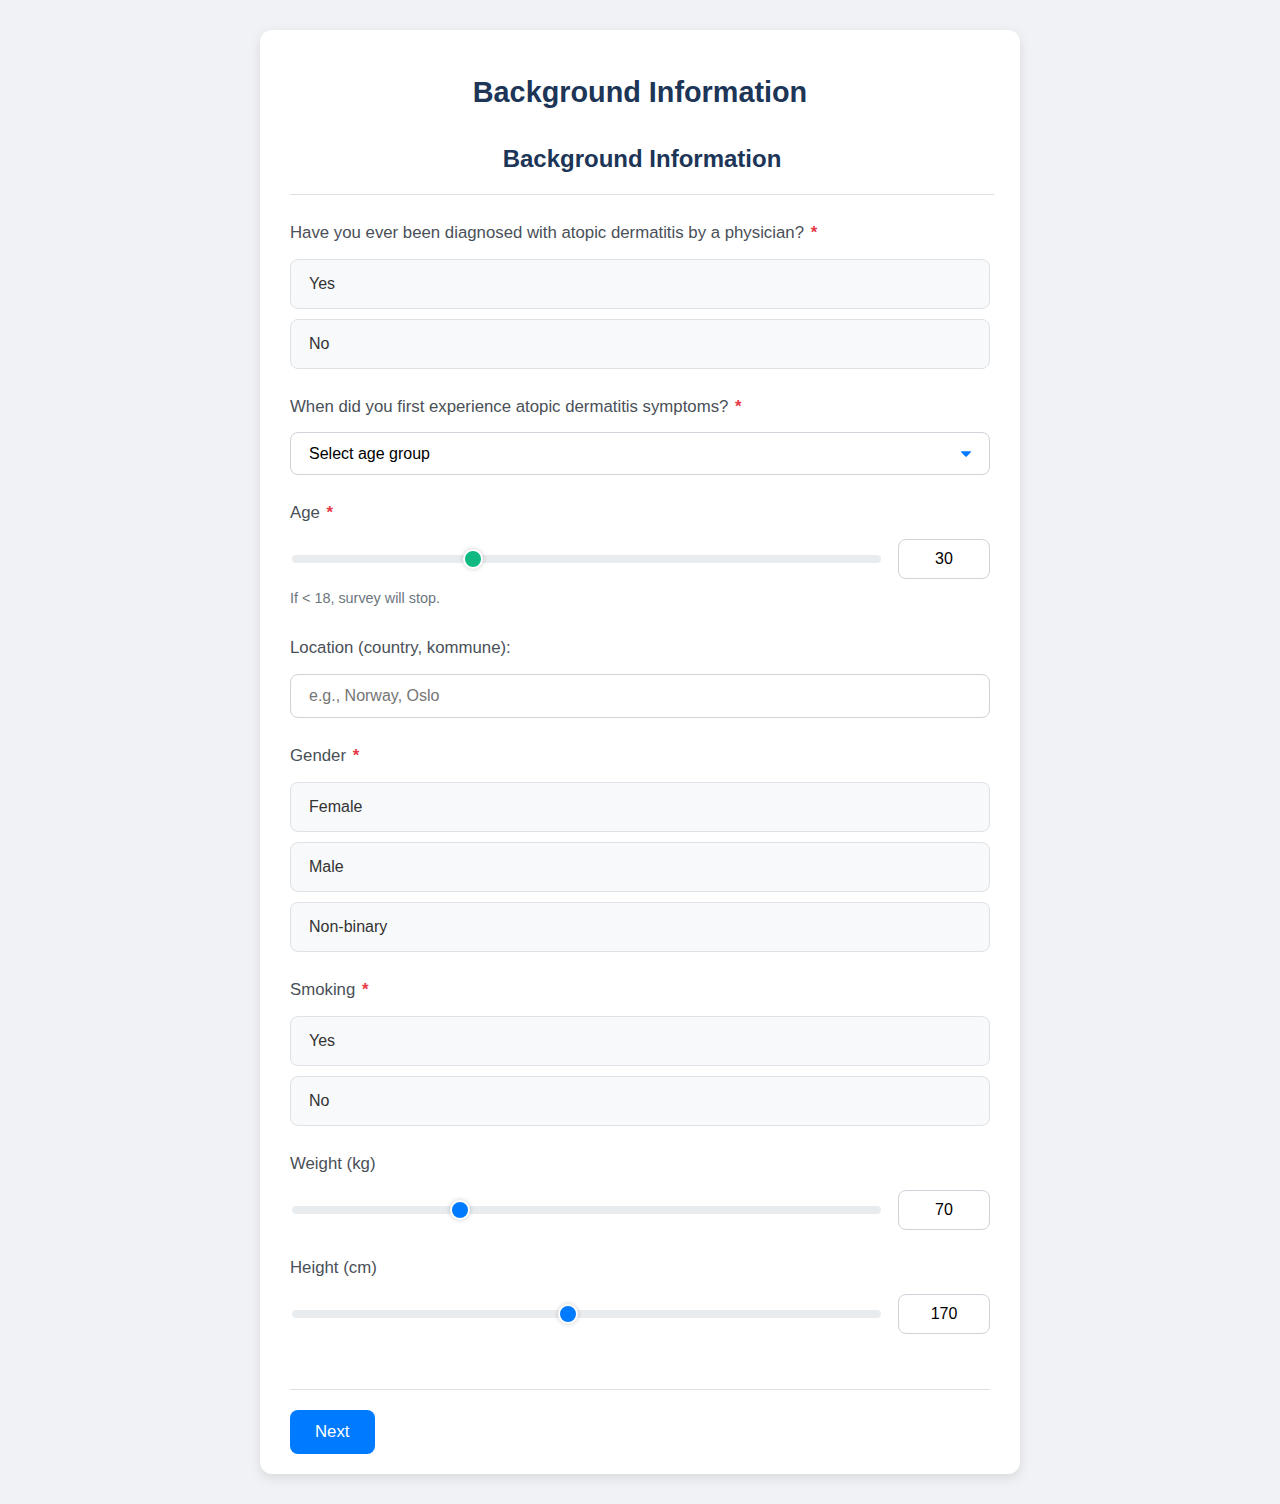
<file: survey_timing_gemini_v05.html>
<!DOCTYPE html>
<html lang="en">
<head>
    <meta charset="UTF-8">
    <meta name="viewport" content="width=device-width, initial-scale=1.0">
    <title>Atopic Dermatitis Survey</title>
    <link rel="stylesheet" href="style.css">
</head>
<body>
    <div class="survey-container">
        <h1 id="surveyTitle">Survey</h1>
        <form id="adSurveyForm">

            <!-- SECTION 1: Background -->
            <fieldset class="survey-section" data-section-index="0">
                <legend>Background Information</legend>
                <!-- ... (Background questions remain the same) ... -->
                <div class="question-group">
                    <label class="main-label" for="diagnosed_ad">Have you ever been diagnosed with atopic dermatitis by a physician? <span class="required-asterisk">*</span></label>
                    <div class="radio-button-group">
                        <label><input type="radio" name="diagnosed_ad" value="yes" required><span>Yes</span></label>
                        <label><input type="radio" name="diagnosed_ad" value="no"><span>No</span></label>
                    </div>
                </div>

                <div class="question-group">
                    <label class="main-label" for="first_symptoms_age">When did you first experience atopic dermatitis symptoms? <span class="required-asterisk">*</span></label>
                    <select id="first_symptoms_age" name="first_symptoms_age" required>
                        <option value="" disabled selected>Select age group</option>
                        <option value="<12">Before or during primary school (≤12 y)</option>
                        <option value="13-15">During lower secondary school (13-15 y)</option>
                        <option value="16-19">During upper secondary school (16-19 y)</option>
                        <option value="20-29">20-29 y</option>
                        <option value="30-39">30-39 y</option>
                        <option value="40-49">40-49 y</option>
                        <option value="50-59">50-59 y</option>
                        <option value="60-69">60-69 y</option>
                        <option value="70-79">70-79 y</option>
                        <option value=">80">80-85 y</option>
                        <option value=">85">>85 y</option>
                    </select>
                </div>

                <div class="question-group">
                    <label class="main-label" for="age">Age <span class="required-asterisk">*</span></label>
                    <div class="slider-group">
                        <input type="range" id="age_slider" name="age_slider" min="0" max="100" value="30">
                        <input type="number" id="age" name="age" min="0" max="100" value="30" required>
                    </div>
                    <small>If < 18, survey will stop.</small>
                </div>
                <div id="age_stop_message" class="conditional-message stop-message" style="display:none;">
                    Thank you for your interest. This survey is for individuals aged 18 and older.
                </div>

                <div class="question-group">
                    <label class="main-label" for="location">Location (country, kommune):</label>
                    <input type="text" id="location" name="location" placeholder="e.g., Norway, Oslo">
                </div>

                <div class="question-group">
                    <label class="main-label">Gender <span class="required-asterisk">*</span></label>
                    <div class="radio-button-group">
                        <label><input type="radio" name="gender" value="female" required><span>Female</span></label>
                        <label><input type="radio" name="gender" value="male"><span>Male</span></label>
                        <label><input type="radio" name="gender" value="non-binary"><span>Non-binary</span></label>
                    </div>
                </div>

                <div id="pregnancy_question_group" class="question-group conditional" style="display:none;">
                    <label class="main-label">Are you pregnant or lactating?</label>
                    <div class="radio-button-group">
                        <label><input type="radio" name="pregnant" value="yes"><span>Yes</span></label>
                        <label><input type="radio" name="pregnant" value="no"><span>No</span></label>
                    </div>
                    <div id="pregnancy_stop_message" class="conditional-message stop-message" style="display:none;">
                        Thank you for your interest. Due to the nature of some questions, pregnant or lactating individuals cannot complete this survey at this time.
                    </div>
                </div>

                <div class="question-group">
                    <label class="main-label">Smoking <span class="required-asterisk">*</span></label>
                    <div class="radio-button-group">
                        <label><input type="radio" name="smoking" value="yes" required><span>Yes</span></label>
                        <label><input type="radio" name="smoking" value="no"><span>No</span></label>
                    </div>
                </div>

                <div class="question-group">
                    <label class="main-label" for="weight">Weight (kg)</label>
                    <div class="slider-group">
                        <input type="range" id="weight_slider" name="weight_slider" min="20" max="200" value="70" step="0.1">
                        <input type="number" id="weight" name="weight" min="20" max="200" value="70" step="0.1">
                    </div>
                </div>

                <div class="question-group">
                    <label class="main-label" for="height">Height (cm)</label>
                    <div class="slider-group">
                        <input type="range" id="height_slider" name="height_slider" min="100" max="250" value="170">
                        <input type="number" id="height" name="height" min="100" max="250" value="170">
                    </div>
                </div>
            </fieldset>

            <!-- SECTION 2: Employment -->
            <fieldset class="survey-section" data-section-index="1" style="display:none;">
                <legend>Employment</legend>
                <!-- ... (Employment questions remain the same) ... -->
                 <div class="question-group">
                    <label class="main-label" for="current_work_situation">Which of the following best describes your current work situation? <span class="required-asterisk">*</span></label>
                    <select id="current_work_situation" name="current_work_situation" required>
                        <option value="" disabled selected>Select situation</option>
                        <option value="full_time">Working full-time (100%)</option>
                        <option value="part_time">Working part-time (<100%)</option>
                        <option value="full_disability">Full disability pension (100%)</option>
                        <option value="partial_disability">Partial disability pension (50-95%)</option>
                        <option value="not_working">Not working - other reason</option>
                    </select>
                </div>

                <div id="work_part_time_percentage_group" class="question-group conditional" style="display:none;">
                    <label class="main-label" for="work_part_time_percentage">If working part-time, what percentage of a full-time position do you usually work?</label>
                    <div class="slider-group">
                        <input type="range" id="work_part_time_percentage_slider" name="work_part_time_percentage_slider" min="1" max="99" value="50">
                        <input type="number" id="work_part_time_percentage" name="work_part_time_percentage" min="1" max="99" value="50">
                    </div>
                </div>

                <div id="disability_pension_percentage_group" class="question-group conditional" style="display:none;">
                    <label class="main-label">If on partial disability pension, what percentage disability has been approved?</label>
                    <div class="radio-button-group option-box-group">
                        <label><input type="radio" name="disability_pension_percentage" value="50"><span>50%</span></label>
                        <label><input type="radio" name="disability_pension_percentage" value="55"><span>55%</span></label>
                        <label><input type="radio" name="disability_pension_percentage" value="60"><span>60%</span></label>
                        <label><input type="radio" name="disability_pension_percentage" value="65"><span>65%</span></label>
                        <label><input type="radio" name="disability_pension_percentage" value="70"><span>70%</span></label>
                        <label><input type="radio" name="disability_pension_percentage" value="75"><span>75%</span></label>
                        <label><input type="radio" name="disability_pension_percentage" value="80"><span>80%</span></label>
                        <label><input type="radio" name="disability_pension_percentage" value="85"><span>85%</span></label>
                        <label><input type="radio" name="disability_pension_percentage" value="90"><span>90%</span></label>
                        <label><input type="radio" name="disability_pension_percentage" value="95"><span>95%</span></label>
                    </div>
                </div>

                <div id="disability_reason_group" class="question-group conditional" style="display:none;">
                    <label class="main-label">If you receive a disability pension (full or partial), what is the main reason?</label>
                    <div class="radio-button-group">
                        <label><input type="radio" name="disability_reason" value="ad"><span>Atopic dermatitis</span></label>
                        <label><input type="radio" name="disability_reason" value="other"><span>Other reason</span></label>
                    </div>
                </div>

                <div id="not_working_reason_group" class="question-group conditional" style="display:none;">
                    <label class="main-label">If you are not working for another reason, please indicate which best applies:</label>
                    <select id="not_working_reason" name="not_working_reason">
                        <option value="" disabled selected>Select reason</option>
                        <option value="pensioner">Pensioner</option>
                        <option value="student">Student / pupil</option>
                        <option value="military">Military service</option>
                        <option value="work_assessment">Work assessment allowance</option>
                        <option value="job_seeker">Job seeker</option>
                        <option value="parental_leave">Parental leave</option>
                        <option value="home_duties">Home duties</option>
                        <option value="other">Other</option>
                    </select>
                </div>

                <div class="question-group">
                    <label class="main-label">Household income (NOK) <span class="required-asterisk">*</span></label>
                    <select id="household_income" name="household_income" required>
                        <option value="" disabled selected>Select income range</option>
                        <option value="<400000">< 400 000 NOK</option>
                        <option value="400000-599999">400 000 - 599 999 NOK</option>
                        <option value="600000-799999">600 000 - 799 999 NOK</option>
                        <option value="800000-1099999">800 000 - 1 099 999 NOK</option>
                        <option value="1100000-1499999">1 100 000 - 1 499 999 NOK</option>
                        <option value=">=1500000">≥ 1 500 000 NOK</option>
                    </select>
                </div>
            </fieldset>

            <!-- SECTION 3: Treatment Introduction -->
            <fieldset class="survey-section" data-section-index="2" style="display:none;">
                <legend>Treatment Introduction</legend>
                <!-- ... (Treatment Introduction questions remain the same) ... -->
                <div class="question-group">
                    <label class="main-label">Have you been to or been referred to a dermatologist for your atopic dermatitis? <span class="required-asterisk">*</span></label>
                    <div class="radio-button-group">
                        <label><input type="radio" name="referred_dermatologist" value="yes" required><span>Yes</span></label>
                        <label><input type="radio" name="referred_dermatologist" value="no"><span>No</span></label>
                    </div>
                </div>

                <div class="question-group">
                    <label class="main-label">Have you ever received treatment for AD? <span class="required-asterisk">*</span></label>
                    <div class="radio-button-group">
                        <label><input type="radio" id="ever_treated_ad_yes" name="ever_treated_ad" value="yes" required><span>Yes</span></label>
                        <label><input type="radio" id="ever_treated_ad_no" name="ever_treated_ad" value="no"><span>No</span></label>
                    </div>
                </div>
                 <div id="skip_treatment_message" class="conditional-message info-message" style="display:none;">
                    You will now skip detailed treatment questions as you indicated no prior treatment for AD.
                </div>
            </fieldset>
            
            <!-- SECTION 4: Current Treatment -->
            <fieldset class="survey-section treatment-details-section" data-section-index="3" style="display:none;">
                <legend>Current Treatment</legend>
                <!-- ... (Current Treatment questions remain the same) ... -->
                 <div class="question-group">
                    <label class="main-label" for="first_treatment_age">When did you first receive treatment for AD?</label>
                     <select id="first_treatment_age" name="first_treatment_age">
                        <option value="" disabled selected>Select age group</option>
                        <option value="<12">Before or during primary school (≤12 y)</option>
                        <option value="13-15">During lower secondary school (13-15 y)</option>
                        <option value="16-19">During upper secondary school (16-19 y)</option>
                        <option value="20-29">20-29 y</option>
                        <option value="30-39">30-39 y</option>
                        <option value="40-49">40-49 y</option>
                        <option value="50-59">50-59 y</option>
                        <option value="60-69">60-69 y</option>
                        <option value="70-79">70-79 y</option>
                        <option value=">80">80-85 y</option>
                        <option value=">85">>85 y</option>
                    </select>
                </div>

                <div class="question-group">
                    <label class="main-label">Are you currently taking oral medication for atopic dermatitis?</label>
                    <div class="radio-button-group">
                        <label><input type="radio" name="current_oral_med" value="yes"><span>Yes</span></label>
                        <label><input type="radio" name="current_oral_med" value="no"><span>No</span></label>
                    </div>
                </div>
                <div id="current_oral_med_which_group" class="question-group conditional checkbox-button-group" style="display:none;">
                    <label class="main-label">Which oral medication(s) are you currently taking? (Select all that apply)</label>
                    <label><input type="checkbox" name="current_oral_med_which" value="Methotrexate"><span>Methotrexate</span></label>
                    <label><input type="checkbox" name="current_oral_med_which" value="Cyclosporine (Sandimmun)"><span>Cyclosporine (Sandimmun)</span></label>
                    <label><input type="checkbox" name="current_oral_med_which" value="Azathioprine (Imurel)"><span>Azathioprine (Imurel)</span></label>
                    <label><input type="checkbox" name="current_oral_med_which" value="Baricitinib (Olumiant)"><span>Baricitinib (Olumiant)</span></label>
                    <label><input type="checkbox" name="current_oral_med_which" value="Abrocitinib (Cibinqo)"><span>Abrocitinib (Cibinqo)</span></label>
                    <label><input type="checkbox" name="current_oral_med_which" value="Upadacitinib (Rinvoq)"><span>Upadacitinib (Rinvoq)</span></label>
                    <label><input type="checkbox" name="current_oral_med_which" value="Prednisolone"><span>Prednisolone</span></label>
                    <label><input type="checkbox" name="current_oral_med_which" value="Other oral medication"><span>Other oral medication</span></label>
                </div>

                <div class="question-group">
                    <label class="main-label">Are you currently receiving injectable treatment for atopic dermatitis?</label>
                     <div class="radio-button-group">
                        <label><input type="radio" name="current_injectable_med" value="yes"><span>Yes</span></label>
                        <label><input type="radio" name="current_injectable_med" value="no"><span>No</span></label>
                    </div>
                </div>
                 <div id="current_injectable_med_which_group" class="question-group conditional checkbox-button-group" style="display:none;">
                    <label class="main-label">Which injectable treatment(s) are you currently receiving? (Select all that apply)</label>
                    <label><input type="checkbox" name="current_injectable_med_which" value="Methotrexate autoinjector (Metex / Methofill / Nordimet)"><span>Methotrexate autoinjector</span></label>
                    <label><input type="checkbox" name="current_injectable_med_which" value="Lebrikizumab (Ebglyss)"><span>Lebrikizumab (Ebglyss)</span></label>
                    <label><input type="checkbox" name="current_injectable_med_which" value="Dupilumab (Dupixent)"><span>Dupilumab (Dupixent)</span></label>
                    <label><input type="checkbox" name="current_injectable_med_which" value="Other injectable"><span>Other injectable</span></label>
                </div>
                
                <div class="question-group">
                    <label class="main-label">Are you currently using topical therapy (creams, ointments, lotions) for atopic dermatitis?</label>
                    <div class="radio-button-group">
                        <label><input type="radio" name="current_topical_med" value="yes"><span>Yes</span></label>
                        <label><input type="radio" name="current_topical_med" value="no"><span>No</span></label>
                    </div>
                </div>
                <div id="current_topical_med_which_group" class="question-group conditional checkbox-button-group" style="display:none;">
                    <label class="main-label">Which topical therapy are you currently using? (Select all that apply)</label>
                    <label><input type="checkbox" name="current_topical_med_which" value="Topical corticosteroid"><span>Topical corticosteroid</span></label>
                    <label><input type="checkbox" name="current_topical_med_which" value="Other topical therapy"><span>Other topical therapy</span></label>
                </div>
                
                <div class="question-group">
                    <label class="main-label">Are you currently receiving phototherapy for atopic dermatitis?</label>
                    <div class="radio-button-group">
                        <label><input type="radio" name="current_phototherapy" value="yes"><span>Yes</span></label>
                        <label><input type="radio" name="current_phototherapy" value="no"><span>No</span></label>
                    </div>
                </div>

                <div class="question-group">
                    <label class="main-label">Are you using any other form of treatment (e.g., complementary or alternative remedies)?</label>
                    <div class="radio-button-group">
                        <label><input type="radio" name="current_other_treatment" value="yes"><span>Yes</span></label>
                        <label><input type="radio" name="current_other_treatment" value="no"><span>No</span></label>
                    </div>
                </div>

                <div class="question-group">
                    <label class="main-label" for="satisfaction_current_treatment">Are you satisfied with current treatment? (0=Not satisfied, 10=Very satisfied)</label>
                    <div class="slider-group">
                         <input type="range" id="satisfaction_current_treatment_slider" name="satisfaction_current_treatment_slider" min="0" max="10" value="5">
                         <input type="number" id="satisfaction_current_treatment" name="satisfaction_current_treatment" min="0" max="10" value="5">
                    </div>
                </div>
            </fieldset>

            <!-- SECTION 5: Past Treatment History (Excluding Current) -->
            <fieldset class="survey-section treatment-details-section" data-section-index="4" style="display:none;">
                <legend>Past Treatment History (Excluding Current)</legend>
                <!-- ... (Past Treatment questions remain the same) ... -->
                <p class="section-intro">This section asks about treatments you have used in the past but are NOT currently using.</p>
                
                <div class="question-group">
                    <label class="main-label">Have you ever taken oral medication for atopic dermatitis (that you are not currently taking)?</label>
                    <div class="radio-button-group">
                        <label><input type="radio" name="ever_oral_med_past" value="yes"><span>Yes</span></label>
                        <label><input type="radio" name="ever_oral_med_past" value="no"><span>No</span></label>
                    </div>
                </div>
                <div id="ever_oral_med_which_group" class="question-group conditional checkbox-button-group" style="display:none;">
                    <label class="main-label">Which past oral medication(s) did you take? (Select all that apply)</label>
                    <label><input type="checkbox" name="ever_oral_med_which" value="Methotrexate"><span>Methotrexate</span></label>
                    <label><input type="checkbox" name="ever_oral_med_which" value="Cyclosporine (Sandimmun)"><span>Cyclosporine (Sandimmun)</span></label>
                    <label><input type="checkbox" name="ever_oral_med_which" value="Azathioprine (Imurel)"><span>Azathioprine (Imurel)</span></label>
                    <label><input type="checkbox" name="ever_oral_med_which" value="Baricitinib (Olumiant)"><span>Baricitinib (Olumiant)</span></label>
                    <label><input type="checkbox" name="ever_oral_med_which" value="Abrocitinib (Cibinqo)"><span>Abrocitinib (Cibinqo)</span></label>
                    <label><input type="checkbox" name="ever_oral_med_which" value="Upadacitinib (Rinvoq)"><span>Upadacitinib (Rinvoq)</span></label>
                    <label><input type="checkbox" name="ever_oral_med_which" value="Prednisolone"><span>Prednisolone</span></label>
                    <label><input type="checkbox" name="ever_oral_med_which" value="Other oral medication"><span>Other oral medication</span></label>
                </div>

                <div class="question-group">
                    <label class="main-label">Have you ever received injectable treatment for atopic dermatitis (that you are not currently receiving)?</label>
                    <div class="radio-button-group">
                       <label><input type="radio" name="ever_injectable_med_past" value="yes"><span>Yes</span></label>
                       <label><input type="radio" name="ever_injectable_med_past" value="no"><span>No</span></label>
                   </div>
               </div>
               <div id="ever_injectable_med_which_group" class="question-group conditional checkbox-button-group" style="display:none;">
                   <label class="main-label">Which past injectable treatment(s) did you receive? (Select all that apply)</label>
                   <label><input type="checkbox" name="ever_injectable_med_which" value="Methotrexate autoinjector (Metex / Methofill / Nordimet)"><span>Methotrexate autoinjector</span></label>
                   <label><input type="checkbox" name="ever_injectable_med_which" value="Lebrikizumab (Ebglyss)"><span>Lebrikizumab (Ebglyss)</span></label>
                   <label><input type="checkbox" name="ever_injectable_med_which" value="Dupilumab (Dupixent)"><span>Dupilumab (Dupixent)</span></label>
                   <label><input type="checkbox" name="ever_injectable_med_which" value="Other injectable"><span>Other injectable</span></label>
               </div>

               <div class="question-group">
                    <label class="main-label">Have you ever used topical therapy (creams, ointments, lotions) for atopic dermatitis (that you are not currently using)?</label>
                    <div class="radio-button-group">
                       <label><input type="radio" name="ever_topical_med_past" value="yes"><span>Yes</span></label>
                       <label><input type="radio" name="ever_topical_med_past" value="no"><span>No</span></label>
                   </div>
               </div>
               <div id="ever_topical_med_which_group" class="question-group conditional checkbox-button-group" style="display:none;">
                   <label class="main-label">Which past topical therapy did you use? (Select all that apply)</label>
                   <label><input type="checkbox" name="ever_topical_med_which" value="Topical corticosteroid"><span>Topical corticosteroid</span></label>
                   <label><input type="checkbox" name="ever_topical_med_which" value="Other topical therapy"><span>Other topical therapy</span></label>
               </div>
                
                <div class="question-group">
                    <label class="main-label">Have you ever received phototherapy for atopic dermatitis (that you are not currently receiving)?</label>
                     <div class="radio-button-group">
                       <label><input type="radio" name="ever_phototherapy_past" value="yes"><span>Yes</span></label>
                       <label><input type="radio" name="ever_phototherapy_past" value="no"><span>No</span></label>
                   </div>
                </div>
                
                <div class="question-group">
                    <label class="main-label">Have you ever used any other form of treatment (e.g., complementary or alternative remedies) for atopic dermatitis (that you are not currently using)?</label>
                    <div class="radio-button-group">
                       <label><input type="radio" name="ever_other_treatment_past" value="yes"><span>Yes</span></label>
                       <label><input type="radio" name="ever_other_treatment_past" value="no"><span>No</span></label>
                   </div>
                </div>

                 <div class="question-group">
                    <label class="main-label">Have you ever gone through a period without any treatment for atopic dermatitis?</label>
                    <div class="radio-button-group">
                       <label><input type="radio" name="period_no_treatment" value="yes"><span>Yes</span></label>
                       <label><input type="radio" name="period_no_treatment" value="no"><span>No</span></label>
                   </div>
                </div>
            </fieldset>
            
            <!-- SECTION 6: Comorbidities -->
            <fieldset class="survey-section" data-section-index="5" id="comorbidities_section" style="display:none;">
                <legend>Comorbidities</legend>
                <!-- ... (Comorbidities questions remain the same) ... -->
                <div class="question-group">
                    <label class="main-label">Do you receive treatment for any of the following? (Select all that apply)</label>
                    <div class="checkbox-button-group">
                        <label><input type="checkbox" name="comorbidities_aar" value="asthma"><span>Asthma</span></label>
                        <label><input type="checkbox" name="comorbidities_aar" value="allergy"><span>Allergy</span></label>
                        <label><input type="checkbox" name="comorbidities_aar" value="rhinosinusitis"><span>Rhinosinusitis</span></label>
                    </div>
                </div>
                 <div class="question-group">
                    <label class="main-label">Do you receive treatment for any of the following? (Select all that apply)</label>
                     <div class="checkbox-button-group">
                        <label><input type="checkbox" name="comorbidities_dco" value="diabetes"><span>Diabetes</span></label>
                        <label><input type="checkbox" name="comorbidities_dco" value="cvd"><span>Cardiovascular disease</span></label>
                        <label><input type="checkbox" name="comorbidities_dco" value="osteoporosis"><span>Osteoporosis</span></label>
                    </div>
                </div>
                <div class="question-group">
                    <label class="main-label">Do you receive treatment for any of the following? (Select all that apply)</label>
                    <div class="checkbox-button-group">
                        <label><input type="checkbox" name="comorbidities_da" value="depression"><span>Depression</span></label>
                        <label><input type="checkbox" name="comorbidities_da" value="adhd"><span>ADHD</span></label>
                        <label><input type="checkbox" name="comorbidities_da" value="anxiety"><span>Anxiety</span></label>
                    </div>
                </div>
            </fieldset>

            <!-- SECTION 7: Disease Severity -->
            <fieldset class="survey-section" data-section-index="6" style="display:none;">
                <legend>Disease Severity</legend>
                <!-- ... (Disease Severity questions remain the same) ... -->
                <div class="question-group">
                    <label class="main-label" for="body_coverage_ad">How much of your body is covered by AD?</label>
                    <select id="body_coverage_ad" name="body_coverage_ad">
                        <option value="" disabled selected>Select percentage</option>
                        <option value="0-10">0-10%</option>
                        <option value="11-30">11-30%</option>
                        <option value="31-60">31-60%</option>
                        <option value="61-90">61-90%</option>
                        <option value="91-100">91-100%</option>
                    </select>
                </div>
                <div class="question-group">
                    <label class="main-label" for="days_symptoms_bothered">How many days within the last week have your symptoms bothered you?</label>
                    <div class="slider-group">
                         <input type="range" id="days_symptoms_bothered_slider" name="days_symptoms_bothered_slider" min="0" max="7" value="0">
                         <input type="number" id="days_symptoms_bothered" name="days_symptoms_bothered" min="0" max="7" value="0">
                    </div>
                </div>
                 <div class="question-group">
                    <label class="main-label" for="itch_rating_24h">On a scale of 0 to 10 (0=no itch, 10=worst imaginable itch), rate your worst itch in the past 24 hours.</label>
                    <div class="slider-group">
                         <input type="range" id="itch_rating_24h_slider" name="itch_rating_24h_slider" min="0" max="10" value="0">
                         <input type="number" id="itch_rating_24h" name="itch_rating_24h" min="0" max="10" value="0">
                    </div>
                </div>
                <div class="question-group">
                    <label class="main-label" for="itch_interfere_sleep">To what extent did itching interfere with sleep last night? (0=not at all, 4=extremely)</label>
                     <div class="slider-group">
                         <input type="range" id="itch_interfere_sleep_slider" name="itch_interfere_sleep_slider" min="0" max="4" value="0">
                         <input type="number" id="itch_interfere_sleep" name="itch_interfere_sleep" min="0" max="4" value="0">
                    </div>
                </div>
                <div class="question-group">
                    <label class="main-label">What body parts are affected by atopic dermatitis? (Select all that apply)</label>
                    <div class="checkbox-button-group">
                        <label><input type="checkbox" name="affected_body_parts" value="head_neck"><span>Head and neck</span></label>
                        <label><input type="checkbox" name="affected_body_parts" value="arms"><span>Arms</span></label>
                        <label><input type="checkbox" name="affected_body_parts" value="trunk"><span>Trunk</span></label>
                        <label><input type="checkbox" name="affected_body_parts" value="legs"><span>Legs</span></label>
                        <label><input type="checkbox" name="affected_body_parts" value="genitals"><span>Genitals</span></label>
                        <label><input type="checkbox" name="affected_body_parts" value="hands"><span>Hands</span></label>
                    </div>
                </div>
            </fieldset>
            
            <!-- SECTION 8: DLQI (Updated to Radio Buttons) -->
            <fieldset class="survey-section" data-section-index="7" style="display:none;">
                <legend>DLQI (Dermatology Life Quality Index)</legend>
                <p class="section-intro">These questions are about how your skin has been over the last week.</p>
                 <div class="question-group">
                    <label class="main-label">Over the last week, how itchy, sore, painful or stinging has your skin been?</label>
                    <div class="radio-button-group">
                        <label><input type="radio" name="dlqi_itchy_sore" value="3"><span>Very much</span></label>
                        <label><input type="radio" name="dlqi_itchy_sore" value="2"><span>A lot</span></label>
                        <label><input type="radio" name="dlqi_itchy_sore" value="1"><span>A little</span></label>
                        <label><input type="radio" name="dlqi_itchy_sore" value="0"><span>Not at all</span></label>
                        <label><input type="radio" name="dlqi_itchy_sore" value="n/a"><span>Not relevant</span></label>
                    </div>
                </div>
                <div class="question-group">
                    <label class="main-label">Over the last week, how embarrassed or self-conscious have you been because of your skin?</label>
                    <div class="radio-button-group">
                        <label><input type="radio" name="dlqi_embarrassed" value="3"><span>Very much</span></label>
                        <label><input type="radio" name="dlqi_embarrassed" value="2"><span>A lot</span></label>
                        <label><input type="radio" name="dlqi_embarrassed" value="1"><span>A little</span></label>
                        <label><input type="radio" name="dlqi_embarrassed" value="0"><span>Not at all</span></label>
                        <label><input type="radio" name="dlqi_embarrassed" value="n/a"><span>Not relevant</span></label>
                    </div>
                </div>
                <div class="question-group">
                    <label class="main-label">Over the last week, how much has your skin interfered with you going shopping or looking after your home or garden?</label>
                    <div class="radio-button-group">
                        <label><input type="radio" name="dlqi_shopping_home" value="3"><span>Very much</span></label>
                        <label><input type="radio" name="dlqi_shopping_home" value="2"><span>A lot</span></label>
                        <label><input type="radio" name="dlqi_shopping_home" value="1"><span>A little</span></label>
                        <label><input type="radio" name="dlqi_shopping_home" value="0"><span>Not at all</span></label>
                        <label><input type="radio" name="dlqi_shopping_home" value="n/a"><span>Not relevant</span></label>
                    </div>
                </div>
                <div class="question-group">
                    <label class="main-label">Over the last week, how much has your skin influenced the clothes you wear?</label>
                    <div class="radio-button-group">
                        <label><input type="radio" name="dlqi_clothes" value="3"><span>Very much</span></label>
                        <label><input type="radio" name="dlqi_clothes" value="2"><span>A lot</span></label>
                        <label><input type="radio" name="dlqi_clothes" value="1"><span>A little</span></label>
                        <label><input type="radio" name="dlqi_clothes" value="0"><span>Not at all</span></label>
                        <label><input type="radio" name="dlqi_clothes" value="n/a"><span>Not relevant</span></label>
                    </div>
                </div>
                <div class="question-group">
                    <label class="main-label">Over the last week, how much has your skin affected any social or leisure activities?</label>
                    <div class="radio-button-group">
                        <label><input type="radio" name="dlqi_social_leisure" value="3"><span>Very much</span></label>
                        <label><input type="radio" name="dlqi_social_leisure" value="2"><span>A lot</span></label>
                        <label><input type="radio" name="dlqi_social_leisure" value="1"><span>A little</span></label>
                        <label><input type="radio" name="dlqi_social_leisure" value="0"><span>Not at all</span></label>
                        <label><input type="radio" name="dlqi_social_leisure" value="n/a"><span>Not relevant</span></label>
                    </div>
                </div>
                <div class="question-group">
                    <label class="main-label">Over the last week, how much has your skin made it difficult for you to do any sport?</label>
                    <div class="radio-button-group">
                        <label><input type="radio" name="dlqi_sport" value="3"><span>Very much</span></label>
                        <label><input type="radio" name="dlqi_sport" value="2"><span>A lot</span></label>
                        <label><input type="radio" name="dlqi_sport" value="1"><span>A little</span></label>
                        <label><input type="radio" name="dlqi_sport" value="0"><span>Not at all</span></label>
                        <label><input type="radio" name="dlqi_sport" value="n/a"><span>Not relevant (skin no problem with sport)</span></label>
                    </div>
                </div>
                 <div class="question-group">
                    <label class="main-label">Over the last week, has your skin prevented you from working or studying?</label>
                    <div class="radio-button-group">
                        <label><input type="radio" name="dlqi_work_study" value="3"><span>Very much (prevented)</span></label>
                        <label><input type="radio" name="dlqi_work_study" value="2"><span>A lot (prevented)</span></label>
                        <label><input type="radio" name="dlqi_work_study" value="1"><span>A little (prevented)</span></label>
                        <label><input type="radio" name="dlqi_work_study" value="0"><span>Not at all (not prevented)</span></label>
                        <label><input type="radio" name="dlqi_work_study" value="n/a"><span>Not relevant (not working/studying)</span></label>
                    </div>
                </div>
                <div class="question-group">
                    <label class="main-label">Over the last week, how much has your skin created problems with your partner or any of your close friends or relatives?</label>
                    <div class="radio-button-group">
                        <label><input type="radio" name="dlqi_partner_friends_relatives" value="3"><span>Very much</span></label>
                        <label><input type="radio" name="dlqi_partner_friends_relatives" value="2"><span>A lot</span></label>
                        <label><input type="radio" name="dlqi_partner_friends_relatives" value="1"><span>A little</span></label>
                        <label><input type="radio" name="dlqi_partner_friends_relatives" value="0"><span>Not at all</span></label>
                        <label><input type="radio" name="dlqi_partner_friends_relatives" value="n/a"><span>Not relevant</span></label>
                    </div>
                </div>
                <div class="question-group">
                    <label class="main-label">Over the last week, how much has your skin caused any sexual difficulties?</label>
                    <div class="radio-button-group">
                        <label><input type="radio" name="dlqi_sexual_difficulties" value="3"><span>Very much</span></label>
                        <label><input type="radio" name="dlqi_sexual_difficulties" value="2"><span>A lot</span></label>
                        <label><input type="radio" name="dlqi_sexual_difficulties" value="1"><span>A little</span></label>
                        <label><input type="radio" name="dlqi_sexual_difficulties" value="0"><span>Not at all</span></label>
                        <label><input type="radio" name="dlqi_sexual_difficulties" value="n/a"><span>Not relevant</span></label>
                    </div>
                </div>
                <div class="question-group">
                    <label class="main-label">Over the last week, how much of a problem has the treatment for your skin been, for example by making your home messy, or by taking up time?</label>
                    <div class="radio-button-group">
                        <label><input type="radio" name="dlqi_treatment_problem" value="3"><span>Very much a problem</span></label>
                        <label><input type="radio" name="dlqi_treatment_problem" value="2"><span>A lot of a problem</span></label>
                        <label><input type="radio" name="dlqi_treatment_problem" value="1"><span>A little bit of a problem</span></label>
                        <label><input type="radio" name="dlqi_treatment_problem" value="0"><span>Not a problem at all</span></label>
                        <label><input type="radio" name="dlqi_treatment_problem" value="n/a"><span>Not relevant</span></label>
                    </div>
                </div>
            </fieldset>

            <!-- SECTION 9: WHO-5 (Updated to Radio Buttons) -->
            <fieldset class="survey-section" data-section-index="8" style="display:none;">
                <legend>WHO-5 (Well-Being Index)</legend>
                <p class="section-intro">Please indicate for each of the five statements which is closest to how you have been feeling over the last two weeks.</p>
                 <div class="question-group">
                    <label class="main-label">I have felt cheerful and in good spirits.</label>
                    <div class="radio-button-group">
                        <label><input type="radio" name="who5_cheerful" value="5"><span>All of the time</span></label>
                        <label><input type="radio" name="who5_cheerful" value="4"><span>Most of the time</span></label>
                        <label><input type="radio" name="who5_cheerful" value="3"><span>More than half of the time</span></label>
                        <label><input type="radio" name="who5_cheerful" value="2"><span>Less than half of the time</span></label>
                        <label><input type="radio" name="who5_cheerful" value="1"><span>Some of the time</span></label>
                        <label><input type="radio" name="who5_cheerful" value="0"><span>At no time</span></label>
                    </div>
                </div>
                <div class="question-group">
                    <label class="main-label">I have felt calm and relaxed.</label>
                    <div class="radio-button-group">
                        <label><input type="radio" name="who5_calm_relaxed" value="5"><span>All of the time</span></label>
                        <label><input type="radio" name="who5_calm_relaxed" value="4"><span>Most of the time</span></label>
                        <label><input type="radio" name="who5_calm_relaxed" value="3"><span>More than half of the time</span></label>
                        <label><input type="radio" name="who5_calm_relaxed" value="2"><span>Less than half of the time</span></label>
                        <label><input type="radio" name="who5_calm_relaxed" value="1"><span>Some of the time</span></label>
                        <label><input type="radio" name="who5_calm_relaxed" value="0"><span>At no time</span></label>
                    </div>
                </div>
                <div class="question-group">
                    <label class="main-label">I have felt active and vigorous.</label>
                    <div class="radio-button-group">
                        <label><input type="radio" name="who5_active_vigorous" value="5"><span>All of the time</span></label>
                        <label><input type="radio" name="who5_active_vigorous" value="4"><span>Most of the time</span></label>
                        <label><input type="radio" name="who5_active_vigorous" value="3"><span>More than half of the time</span></label>
                        <label><input type="radio" name="who5_active_vigorous" value="2"><span>Less than half of the time</span></label>
                        <label><input type="radio" name="who5_active_vigorous" value="1"><span>Some of the time</span></label>
                        <label><input type="radio" name="who5_active_vigorous" value="0"><span>At no time</span></label>
                    </div>
                </div>
                <div class="question-group">
                    <label class="main-label">I woke up feeling fresh and rested.</label>
                    <div class="radio-button-group">
                        <label><input type="radio" name="who5_fresh_rested" value="5"><span>All of the time</span></label>
                        <label><input type="radio" name="who5_fresh_rested" value="4"><span>Most of the time</span></label>
                        <label><input type="radio" name="who5_fresh_rested" value="3"><span>More than half of the time</span></label>
                        <label><input type="radio" name="who5_fresh_rested" value="2"><span>Less than half of the time</span></label>
                        <label><input type="radio" name="who5_fresh_rested" value="1"><span>Some of the time</span></label>
                        <label><input type="radio" name="who5_fresh_rested" value="0"><span>At no time</span></label>
                    </div>
                </div>
                <div class="question-group">
                    <label class="main-label">My daily life has been filled with things that interest me.</label>
                    <div class="radio-button-group">
                        <label><input type="radio" name="who5_daily_life_interest" value="5"><span>All of the time</span></label>
                        <label><input type="radio" name="who5_daily_life_interest" value="4"><span>Most of the time</span></label>
                        <label><input type="radio" name="who5_daily_life_interest" value="3"><span>More than half of the time</span></label>
                        <label><input type="radio" name="who5_daily_life_interest" value="2"><span>Less than half of the time</span></label>
                        <label><input type="radio" name="who5_daily_life_interest" value="1"><span>Some of the time</span></label>
                        <label><input type="radio" name="who5_daily_life_interest" value="0"><span>At no time</span></label>
                    </div>
                </div>
            </fieldset>

            <!-- SECTION 10: POEM (Updated to Radio Buttons) -->
            <fieldset class="survey-section" data-section-index="9" style="display:none;">
                <legend>POEM (Patient-Oriented Eczema Measure)</legend>
                <p class="section-intro">Over the last week, on how many days...</p>
                <div class="question-group">
                    <label class="main-label">...has your skin been itchy because of the eczema?</label>
                    <div class="radio-button-group">
                        <label><input type="radio" name="poem_itchy_days" value="0"><span>No days</span></label>
                        <label><input type="radio" name="poem_itchy_days" value="1-2"><span>1-2 days</span></label>
                        <label><input type="radio" name="poem_itchy_days" value="3-4"><span>3-4 days</span></label>
                        <label><input type="radio" name="poem_itchy_days" value="5-6"><span>5-6 days</span></label>
                        <label><input type="radio" name="poem_itchy_days" value="7"><span>Every day</span></label>
                    </div>
                </div>
                <div class="question-group">
                    <label class="main-label">...on how many nights has your sleep been disturbed because of the eczema?</label>
                    <div class="radio-button-group">
                        <label><input type="radio" name="poem_sleep_disturbed_days" value="0"><span>No days</span></label>
                        <label><input type="radio" name="poem_sleep_disturbed_days" value="1-2"><span>1-2 days</span></label>
                        <label><input type="radio" name="poem_sleep_disturbed_days" value="3-4"><span>3-4 days</span></label>
                        <label><input type="radio" name="poem_sleep_disturbed_days" value="5-6"><span>5-6 days</span></label>
                        <label><input type="radio" name="poem_sleep_disturbed_days" value="7"><span>Every day</span></label>
                    </div>
                </div>
                <div class="question-group">
                    <label class="main-label">...has your skin been bleeding because of the eczema?</label>
                    <div class="radio-button-group">
                        <label><input type="radio" name="poem_bleeding_days" value="0"><span>No days</span></label>
                        <label><input type="radio" name="poem_bleeding_days" value="1-2"><span>1-2 days</span></label>
                        <label><input type="radio" name="poem_bleeding_days" value="3-4"><span>3-4 days</span></label>
                        <label><input type="radio" name="poem_bleeding_days" value="5-6"><span>5-6 days</span></label>
                        <label><input type="radio" name="poem_bleeding_days" value="7"><span>Every day</span></label>
                    </div>
                </div>
                <div class="question-group">
                    <label class="main-label">...has your skin been weeping or oozing clear fluid because of the eczema?</label>
                    <div class="radio-button-group">
                        <label><input type="radio" name="poem_weeping_days" value="0"><span>No days</span></label>
                        <label><input type="radio" name="poem_weeping_days" value="1-2"><span>1-2 days</span></label>
                        <label><input type="radio" name="poem_weeping_days" value="3-4"><span>3-4 days</span></label>
                        <label><input type="radio" name="poem_weeping_days" value="5-6"><span>5-6 days</span></label>
                        <label><input type="radio" name="poem_weeping_days" value="7"><span>Every day</span></label>
                    </div>
                </div>
                <div class="question-group">
                    <label class="main-label">...has your skin been cracked because of the eczema?</label>
                    <div class="radio-button-group">
                        <label><input type="radio" name="poem_cracked_days" value="0"><span>No days</span></label>
                        <label><input type="radio" name="poem_cracked_days" value="1-2"><span>1-2 days</span></label>
                        <label><input type="radio" name="poem_cracked_days" value="3-4"><span>3-4 days</span></label>
                        <label><input type="radio" name="poem_cracked_days" value="5-6"><span>5-6 days</span></label>
                        <label><input type="radio" name="poem_cracked_days" value="7"><span>Every day</span></label>
                    </div>
                </div>
                <div class="question-group">
                    <label class="main-label">...has your skin been flaking off because of the eczema?</label>
                    <div class="radio-button-group">
                        <label><input type="radio" name="poem_flaking_days" value="0"><span>No days</span></label>
                        <label><input type="radio" name="poem_flaking_days" value="1-2"><span>1-2 days</span></label>
                        <label><input type="radio" name="poem_flaking_days" value="3-4"><span>3-4 days</span></label>
                        <label><input type="radio" name="poem_flaking_days" value="5-6"><span>5-6 days</span></label>
                        <label><input type="radio" name="poem_flaking_days" value="7"><span>Every day</span></label>
                    </div>
                </div>
                <div class="question-group">
                    <label class="main-label">...has your skin felt dry or rough because of the eczema?</label>
                    <div class="radio-button-group">
                        <label><input type="radio" name="poem_dry_rough_days" value="0"><span>No days</span></label>
                        <label><input type="radio" name="poem_dry_rough_days" value="1-2"><span>1-2 days</span></label>
                        <label><input type="radio" name="poem_dry_rough_days" value="3-4"><span>3-4 days</span></label>
                        <label><input type="radio" name="poem_dry_rough_days" value="5-6"><span>5-6 days</span></label>
                        <label><input type="radio" name="poem_dry_rough_days" value="7"><span>Every day</span></label>
                    </div>
                </div>
            </fieldset>

            <!-- SECTION 11: HADS (Updated to Radio Buttons) -->
            <fieldset class="survey-section" data-section-index="10" style="display:none;">
                <legend>HADS (Hospital Anxiety and Depression Scale)</legend>
                <p class="section-intro">Read each item and select the reply which comes closest to how you have been feeling in the past week.</p>
                <div class="question-group">
                    <label class="main-label">I feel tense or 'wound up'.</label>
                    <div class="radio-button-group">
                        <label><input type="radio" name="hads_tense_wound_up" value="3"><span>Most of the time</span></label>
                        <label><input type="radio" name="hads_tense_wound_up" value="2"><span>A lot of the time</span></label>
                        <label><input type="radio" name="hads_tense_wound_up" value="1"><span>From time to time, occasionally</span></label>
                        <label><input type="radio" name="hads_tense_wound_up" value="0"><span>Not at all</span></label>
                    </div>
                </div>
                 <div class="question-group">
                    <label class="main-label">I still enjoy the things I used to enjoy.</label>
                    <div class="radio-button-group">
                        <label><input type="radio" name="hads_enjoy_things" value="0"><span>Definitely as much</span></label>
                        <label><input type="radio" name="hads_enjoy_things" value="1"><span>Not quite so much</span></label>
                        <label><input type="radio" name="hads_enjoy_things" value="2"><span>Only a little</span></label>
                        <label><input type="radio" name="hads_enjoy_things" value="3"><span>Hardly at all</span></label>
                    </div>
                </div>
                <div class="question-group">
                    <label class="main-label">I get a sort of frightened feeling as if something awful is about to happen.</label>
                    <div class="radio-button-group">
                        <label><input type="radio" name="hads_frightened_awful" value="3"><span>Very definitely and quite badly</span></label>
                        <label><input type="radio" name="hads_frightened_awful" value="2"><span>Yes, but not too badly</span></label>
                        <label><input type="radio" name="hads_frightened_awful" value="1"><span>A little, but it doesn't worry me</span></label>
                        <label><input type="radio" name="hads_frightened_awful" value="0"><span>Not at all</span></label>
                    </div>
                </div>
                <div class="question-group">
                    <label class="main-label">I can laugh and see the funny side of things.</label>
                    <div class="radio-button-group">
                        <label><input type="radio" name="hads_laugh_funny_side" value="0"><span>As much as I always could</span></label>
                        <label><input type="radio" name="hads_laugh_funny_side" value="1"><span>Not quite so much now</span></label>
                        <label><input type="radio" name="hads_laugh_funny_side" value="2"><span>Definitely not so much now</span></label>
                        <label><input type="radio" name="hads_laugh_funny_side" value="3"><span>Not at all</span></label>
                    </div>
                </div>
                <div class="question-group">
                    <label class="main-label">Worrying thoughts go through my mind.</label>
                    <div class="radio-button-group">
                        <label><input type="radio" name="hads_worrying_thoughts" value="3"><span>A great deal of the time</span></label>
                        <label><input type="radio" name="hads_worrying_thoughts" value="2"><span>A lot of the time</span></label>
                        <label><input type="radio" name="hads_worrying_thoughts" value="1"><span>From time to time, but not too often</span></label>
                        <label><input type="radio" name="hads_worrying_thoughts" value="0"><span>Only occasionally</span></label>
                    </div>
                </div>
                 <div class="question-group">
                    <label class="main-label">I feel cheerful.</label>
                    <div class="radio-button-group">
                        <label><input type="radio" name="hads_feel_cheerful" value="3"><span>Not at all</span></label>
                        <label><input type="radio" name="hads_feel_cheerful" value="2"><span>Not often</span></label>
                        <label><input type="radio" name="hads_feel_cheerful" value="1"><span>Sometimes</span></label>
                        <label><input type="radio" name="hads_feel_cheerful" value="0"><span>Most of the time</span></label>
                    </div>
                </div>
                <div class="question-group">
                    <label class="main-label">I can sit at ease and feel relaxed.</label>
                    <div class="radio-button-group">
                        <label><input type="radio" name="hads_sit_ease_relaxed" value="0"><span>Definitely</span></label>
                        <label><input type="radio" name="hads_sit_ease_relaxed" value="1"><span>Usually</span></label>
                        <label><input type="radio" name="hads_sit_ease_relaxed" value="2"><span>Not often</span></label>
                        <label><input type="radio" name="hads_sit_ease_relaxed" value="3"><span>Not at all</span></label>
                    </div>
                </div>
                 <div class="question-group">
                    <label class="main-label">I feel as if I am slowed down.</label>
                    <div class="radio-button-group">
                        <label><input type="radio" name="hads_slowed_down" value="3"><span>Nearly all the time</span></label>
                        <label><input type="radio" name="hads_slowed_down" value="2"><span>Very often</span></label>
                        <label><input type="radio" name="hads_slowed_down" value="1"><span>Sometimes</span></label>
                        <label><input type="radio" name="hads_slowed_down" value="0"><span>Not at all</span></label>
                    </div>
                </div>
                 <div class="question-group">
                    <label class="main-label">I get a sort of frightened feeling like 'butterflies' in the stomach.</label>
                    <div class="radio-button-group">
                        <label><input type="radio" name="hads_frightened_butterflies" value="0"><span>Not at all</span></label>
                        <label><input type="radio" name="hads_frightened_butterflies" value="1"><span>Occasionally</span></label>
                        <label><input type="radio" name="hads_frightened_butterflies" value="2"><span>Quite often</span></label>
                        <label><input type="radio" name="hads_frightened_butterflies" value="3"><span>Very often</span></label>
                    </div>
                </div>
                <div class="question-group">
                    <label class="main-label">I have lost interest in my appearance.</label>
                    <div class="radio-button-group">
                        <label><input type="radio" name="hads_lost_interest_appearance" value="3"><span>Definitely</span></label>
                        <label><input type="radio" name="hads_lost_interest_appearance" value="2"><span>I don't take as much care as I should</span></label>
                        <label><input type="radio" name="hads_lost_interest_appearance" value="1"><span>I may not take quite as much care</span></label>
                        <label><input type="radio" name="hads_lost_interest_appearance" value="0"><span>I take just as much care as ever</span></label>
                    </div>
                </div>
                <div class="question-group">
                    <label class="main-label">I feel restless as I have to be on the move.</label>
                    <div class="radio-button-group">
                        <label><input type="radio" name="hads_restless_on_move" value="3"><span>Very much indeed</span></label>
                        <label><input type="radio" name="hads_restless_on_move" value="2"><span>Quite a lot</span></label>
                        <label><input type="radio" name="hads_restless_on_move" value="1"><span>Not very much</span></label>
                        <label><input type="radio" name="hads_restless_on_move" value="0"><span>Not at all</span></label>
                    </div>
                </div>
                <div class="question-group">
                    <label class="main-label">I look forward with enjoyment to things.</label>
                    <div class="radio-button-group">
                        <label><input type="radio" name="hads_look_forward_enjoyment" value="0"><span>As much as I ever did</span></label>
                        <label><input type="radio" name="hads_look_forward_enjoyment" value="1"><span>Rather less than I used to</span></label>
                        <label><input type="radio" name="hads_look_forward_enjoyment" value="2"><span>Definitely less than I used to</span></label>
                        <label><input type="radio" name="hads_look_forward_enjoyment" value="3"><span>Hardly at all</span></label>
                    </div>
                </div>
                <div class="question-group">
                    <label class="main-label">I get sudden feelings of panic.</label>
                    <div class="radio-button-group">
                        <label><input type="radio" name="hads_sudden_panic" value="3"><span>Very often indeed</span></label>
                        <label><input type="radio" name="hads_sudden_panic" value="2"><span>Quite often</span></label>
                        <label><input type="radio" name="hads_sudden_panic" value="1"><span>Not very often</span></label>
                        <label><input type="radio" name="hads_sudden_panic" value="0"><span>Not at all</span></label>
                    </div>
                </div>
                <div class="question-group">
                    <label class="main-label">I can enjoy a good book or radio or TV program.</label>
                    <div class="radio-button-group">
                        <label><input type="radio" name="hads_enjoy_book_tv" value="0"><span>Often</span></label>
                        <label><input type="radio" name="hads_enjoy_book_tv" value="1"><span>Sometimes</span></label>
                        <label><input type="radio" name="hads_enjoy_book_tv" value="2"><span>Not often</span></label>
                        <label><input type="radio" name="hads_enjoy_book_tv" value="3"><span>Very seldom</span></label>
                    </div>
                </div>
            </fieldset>

            <!-- SECTION 12: WPAI -->
            <fieldset class="survey-section" data-section-index="11" style="display:none;">
                <legend>WPAI (Work Productivity and Activity Impairment)</legend>
                <!-- ... (WPAI questions remain the same with sliders) ... -->
                <p class="section-intro">The following questions ask about the effect of your health problems on your ability to work and perform regular activities.</p>
                 <div class="question-group">
                    <label class="main-label" for="wpai_missed_work_health">During the past seven days, how many hours did you miss from work because of your health problems?</label>
                    <div class="slider-group">
                        <input type="range" id="wpai_missed_work_health_slider" name="wpai_missed_work_health_slider" min="0" max="100" value="0">
                        <input type="number" id="wpai_missed_work_health" name="wpai_missed_work_health" min="0" max="100" value="0">
                    </div>
                </div>
                <div class="question-group">
                    <label class="main-label" for="wpai_missed_work_other">During the past seven days, how many hours did you miss from work because of any other reason (e.g., vacation, holidays)?</label>
                     <div class="slider-group">
                        <input type="range" id="wpai_missed_work_other_slider" name="wpai_missed_work_other_slider" min="0" max="100" value="0">
                        <input type="number" id="wpai_missed_work_other" name="wpai_missed_work_other" min="0" max="100" value="0">
                    </div>
                </div>
                 <div class="question-group">
                    <label class="main-label" for="wpai_hours_actually_worked">During the past seven days, how many hours did you actually work?</label>
                    <div class="slider-group">
                        <input type="range" id="wpai_hours_actually_worked_slider" name="wpai_hours_actually_worked_slider" min="0" max="100" value="0">
                        <input type="number" id="wpai_hours_actually_worked" name="wpai_hours_actually_worked" min="0" max="100" value="0">
                    </div>
                </div>
                <div class="question-group">
                    <label class="main-label" for="wpai_productivity_affected">During the past seven days, how much did your health problems affect your productivity while you were working? (0=not at all, 10=completely affected)</label>
                    <div class="slider-group">
                        <input type="range" id="wpai_productivity_affected_slider" name="wpai_productivity_affected_slider" min="0" max="10" value="0">
                        <input type="number" id="wpai_productivity_affected" name="wpai_productivity_affected" min="0" max="10" value="0">
                    </div>
                </div>
                <div class="question-group">
                    <label class="main-label" for="wpai_daily_activities_affected">During the past seven days, how much did your health problems affect your ability to do your regular daily activities, other than work at a job? (0=not at all, 10=completely affected)</label>
                    <div class="slider-group">
                        <input type="range" id="wpai_daily_activities_affected_slider" name="wpai_daily_activities_affected_slider" min="0" max="10" value="0">
                        <input type="number" id="wpai_daily_activities_affected" name="wpai_daily_activities_affected" min="0" max="10" value="0">
                    </div>
                </div>
            </fieldset>

            <!-- Navigation Buttons -->
            <div class="navigation-buttons">
                <button type="button" id="prevButton" style="display:none;">Previous</button>
                <button type="button" id="nextButton">Next</button>
                <button type="submit" id="submitButton" style="display:none;">Submit Survey</button>
            </div>
        </form>
    </div>

    <!-- Completion Modal -->
    <div id="completionModal" class="modal" style="display:none;">
        <div class="modal-content">
            <span class="close-button">×</span>
            <h2>Survey Completed!</h2>
            <p>Thank you for participating.</p>
            <p>Time taken: <span id="timeTaken"></span></p>
        </div>
    </div>

    <script src="script.js"></script>
</body>
</html>
</file>
<file: style.css>
body {
    font-family: -apple-system, BlinkMacSystemFont, "Segoe UI", Roboto, Helvetica, Arial, sans-serif;
    line-height: 1.6;
    margin: 0;
    padding: 10px;
    background-color: #f0f2f5;
    color: #333;
    display: flex;
    justify-content: center;
    align-items: flex-start;
    min-height: 100vh;
}

.survey-container {
    max-width: 700px;
    width: 100%;
    margin: 20px auto;
    padding: 20px 30px;
    background-color: #fff;
    border-radius: 12px;
    box-shadow: 0 4px 12px rgba(0,0,0,0.1);
}

#surveyTitle {
    text-align: center;
    color: #1d3557;
    margin-bottom: 25px;
    font-size: 1.8em;
    font-weight: 600;
}

fieldset {
    border: none;
    padding: 0;
    margin: 0 0 20px 0;
}

legend {
    font-weight: 600;
    font-size: 1.5em;
    color: #1d3557;
    padding-bottom: 15px;
    margin-bottom: 25px;
    border-bottom: 1px solid #e0e0e0;
    width: 100%;
    text-align: center;
}

.question-group {
    margin-bottom: 25px;
}

.main-label {
    display: block;
    font-weight: 500;
    margin-bottom: 12px;
    color: #495057;
    font-size: 1.05em;
}

.required-asterisk {
    color: #e63946;
    font-weight: bold;
    margin-left: 2px;
}

/* Custom Radio Buttons and Checkboxes */
.radio-button-group label,
.checkbox-button-group label {
    display: block; 
    background-color: #f8f9fa;
    border: 1px solid #dee2e6;
    border-radius: 8px;
    padding: 12px 18px;
    margin-bottom: 10px;
    cursor: pointer;
    transition: background-color 0.2s ease, border-color 0.2s ease;
    position: relative;
    font-size: 1em;
    line-height: 1.5;
}

.radio-button-group.horizontal-scroll,
.checkbox-button-group.horizontal-scroll {
    display: flex;
    overflow-x: auto;
    padding-bottom: 10px;
}
.radio-button-group.horizontal-scroll label,
.checkbox-button-group.horizontal-scroll label {
    flex: 0 0 auto;
    margin-right: 10px;
    margin-bottom: 0;
    white-space: nowrap;
}

.option-box-group {
    display: flex;
    flex-wrap: wrap;
    gap: 8px;
}

.option-box-group label {
    flex: 0 1 auto;
    padding: 8px 12px;
    margin-bottom: 0;
    text-align: center;
    min-width: 60px;
    font-size: 0.9em;
}


.radio-button-group input[type="radio"],
.checkbox-button-group input[type="checkbox"] {
    opacity: 0;
    position: absolute;
    width: 0;
    height: 0;
}

.radio-button-group label:has(input[type="radio"]:checked),
.checkbox-button-group label:has(input[type="checkbox"]:checked) {
    background-color: #d1fae5; 
    border-color: #10b981;
    color: #065f46;
}

.radio-button-group label:hover,
.checkbox-button-group label:hover {
    background-color: #e9ecef;
}


/* Styled Select Dropdowns */
select {
    width: 100%;
    padding: 12px 18px;
    border: 1px solid #ced4da;
    border-radius: 8px;
    background-color: #fff;
    font-size: 1em;
    appearance: none;
    background-image: url('data:image/svg+xml;charset=US-ASCII,%3Csvg%20xmlns%3D%22http%3A%2F%2Fwww.w3.org%2F2000%2Fsvg%22%20width%3D%22292.4%22%20height%3D%22292.4%22%3E%3Cpath%20fill%3D%22%23007bff%22%20d%3D%22M287%2069.4a17.6%2017.6%200%200%200-13-5.4H18.4c-5%200-9.3%201.8-12.9%205.4A17.6%2017.6%200%200%200%200%2082.2c0%205%201.8%209.3%205.4%2012.9l128%20127.9c3.6%203.6%207.8%205.4%2012.8%205.4s9.2-1.8%2012.8-5.4L287%2095c3.5-3.5%205.4-7.8%205.4-12.8%200-5-1.9-9.4-5.4-13.2z%22%2F%3E%3C%2Fsvg%3E');
    background-repeat: no-repeat;
    background-position: right 18px center;
    background-size: .65em auto;
    box-sizing: border-box;
}

/* Text Inputs */
input[type="text"] {
    width: 100%;
    padding: 12px 18px;
    border: 1px solid #ced4da;
    border-radius: 8px;
    font-size: 1em;
    box-sizing: border-box;
}

/* Slider Group Styling */
.slider-group {
    display: flex;
    align-items: center;
    gap: 15px;
}

.slider-group input[type="range"] {
    flex-grow: 1;
    height: 8px;
    -webkit-appearance: none;
    appearance: none;
    background: #e9ecef;
    border-radius: 5px;
    outline: none;
}

.slider-group input[type="range"]::-webkit-slider-thumb {
    -webkit-appearance: none;
    appearance: none;
    width: 20px;
    height: 20px;
    background: #007bff;
    border-radius: 50%;
    cursor: pointer;
    border: 2px solid #fff;
    box-shadow: 0 0 5px rgba(0,0,0,0.2);
}
.slider-group input[type="range"]::-moz-range-thumb {
    width: 20px;
    height: 20px;
    background: #007bff;
    border-radius: 50%;
    cursor: pointer;
    border: 2px solid #fff;
    box-shadow: 0 0 5px rgba(0,0,0,0.2);
}
#age_slider::-webkit-slider-thumb { background: #10b981; }
#age_slider::-moz-range-thumb { background: #10b981; }


.slider-group input[type="number"] {
    width: 70px;
    text-align: center;
    padding: 10px;
    border: 1px solid #ced4da;
    border-radius: 8px;
    font-size: 1em;
    -moz-appearance: textfield;
}
.slider-group input[type="number"]::-webkit-outer-spin-button,
.slider-group input[type="number"]::-webkit-inner-spin-button {
    -webkit-appearance: none;
    margin: 0;
}


/* Navigation Buttons */
.navigation-buttons {
    display: flex;
    justify-content: space-between;
    margin-top: 30px;
    padding-top: 20px;
    border-top: 1px solid #e0e0e0;
}

.navigation-buttons button {
    padding: 12px 25px;
    font-size: 1.05em;
    font-weight: 500;
    border: none;
    border-radius: 8px;
    cursor: pointer;
    transition: background-color 0.2s ease, transform 0.1s ease;
}
.navigation-buttons button:active {
    transform: translateY(1px);
}

#prevButton {
    background-color: #6c757d;
    color: white;
}
#prevButton:hover {
    background-color: #5a6268;
}

#nextButton {
    background-color: #007bff;
    color: white;
}
#nextButton:hover {
    background-color: #0056b3;
}
#submitButton {
    background-color: #28a745;
}
#submitButton:hover {
    background-color: #218838;
}


/* Conditional Messages */
.conditional-message {
    padding: 12px 18px;
    margin-top: 15px;
    border-radius: 8px;
    font-size: 0.95em;
}
.stop-message {
    background-color: #f8d7da;
    color: #721c24;
    border: 1px solid #f5c6cb;
    font-weight: 500;
}
.info-message {
    background-color: #cce5ff;
    color: #004085;
    border: 1px solid #b8daff;
}
small {
    display: block;
    font-size: 0.9em;
    color: #6c757d;
    margin-top: 8px;
}

/* Modal Styling */
.modal {
    position: fixed;
    z-index: 1000;
    left: 0;
    top: 0;
    width: 100%;
    height: 100%;
    overflow: auto;
    background-color: rgba(0,0,0,0.5);
    display: flex;
    align-items: center;
    justify-content: center;
}

.modal-content {
    background-color: #fff;
    margin: auto;
    padding: 30px;
    border-radius: 10px;
    box-shadow: 0 5px 15px rgba(0,0,0,0.3);
    text-align: center;
    max-width: 450px;
    width: 90%;
    position: relative;
}

.modal-content h2 {
    color: #28a745;
    margin-top: 0;
    margin-bottom: 15px;
}
.modal-content p {
    font-size: 1.1em;
    margin-bottom: 10px;
    color: #333;
}
#timeTaken {
    font-weight: bold;
    color: #007bff;
}

.close-button {
    color: #aaa;
    position: absolute;
    top: 10px;
    right: 15px;
    font-size: 28px;
    font-weight: bold;
    cursor: pointer;
}

.close-button:hover,
.close-button:focus {
    color: #333;
    text-decoration: none;
}

.section-intro {
    font-style: italic;
    color: #555;
    margin-bottom: 20px;
    padding: 10px;
    background-color: #f9f9f9;
    border-left: 3px solid #007bff;
    border-radius: 4px;
}

/* Responsive adjustments */
@media (max-width: 600px) {
    .survey-container {
        padding: 15px 20px;
        margin: 10px auto;
    }
    legend {
        font-size: 1.3em;
    }
    .main-label {
        font-size: 1em;
    }
    .radio-button-group label,
    .checkbox-button-group label,
    select,
    input[type="text"],
    .slider-group input[type="number"] {
        padding: 10px 15px;
        font-size: 0.95em;
    }
    .slider-group {
        flex-direction: column;
        gap: 10px;
    }
    .slider-group input[type="range"] {
        width: 100%;
    }
    .slider-group input[type="number"] {
        width: 100px;
    }
    .navigation-buttons button {
        padding: 10px 15px;
        font-size: 1em;
    }
    .modal-content {
        padding: 20px;
    }
}
</file>
